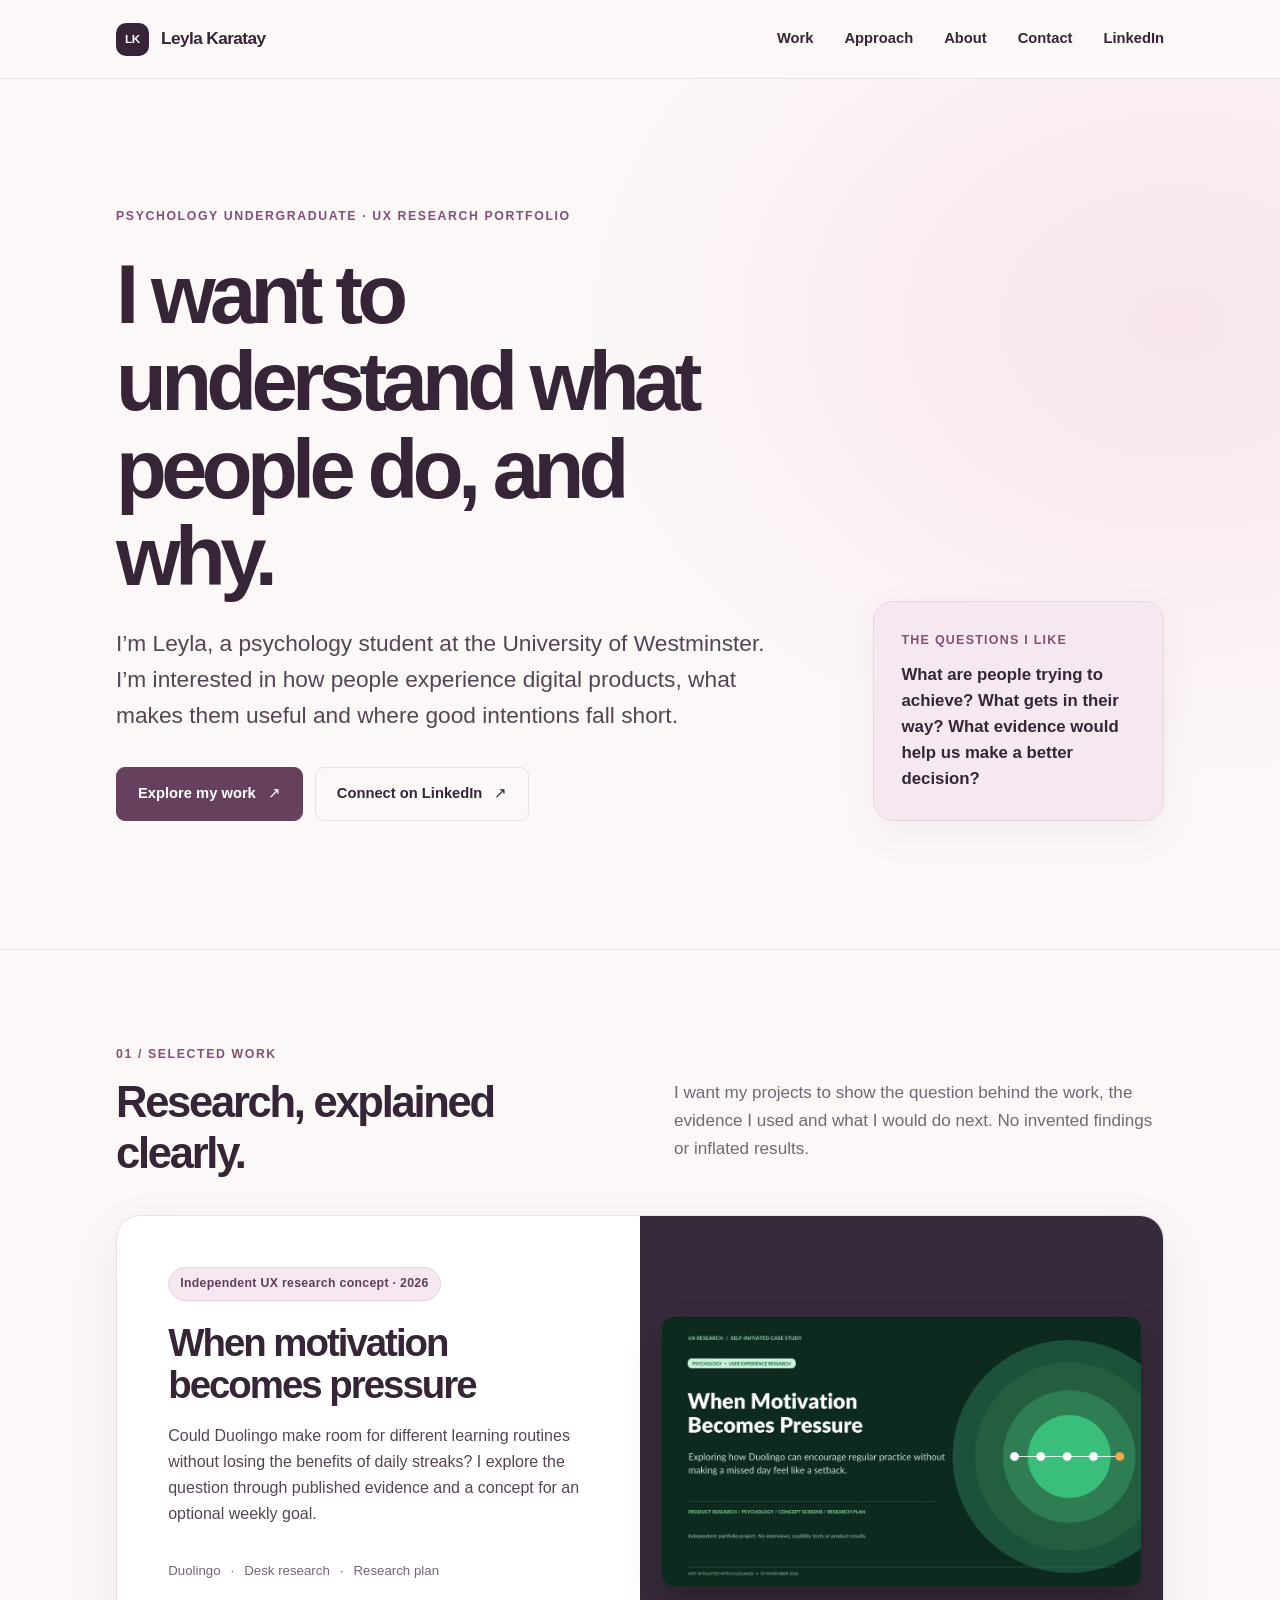
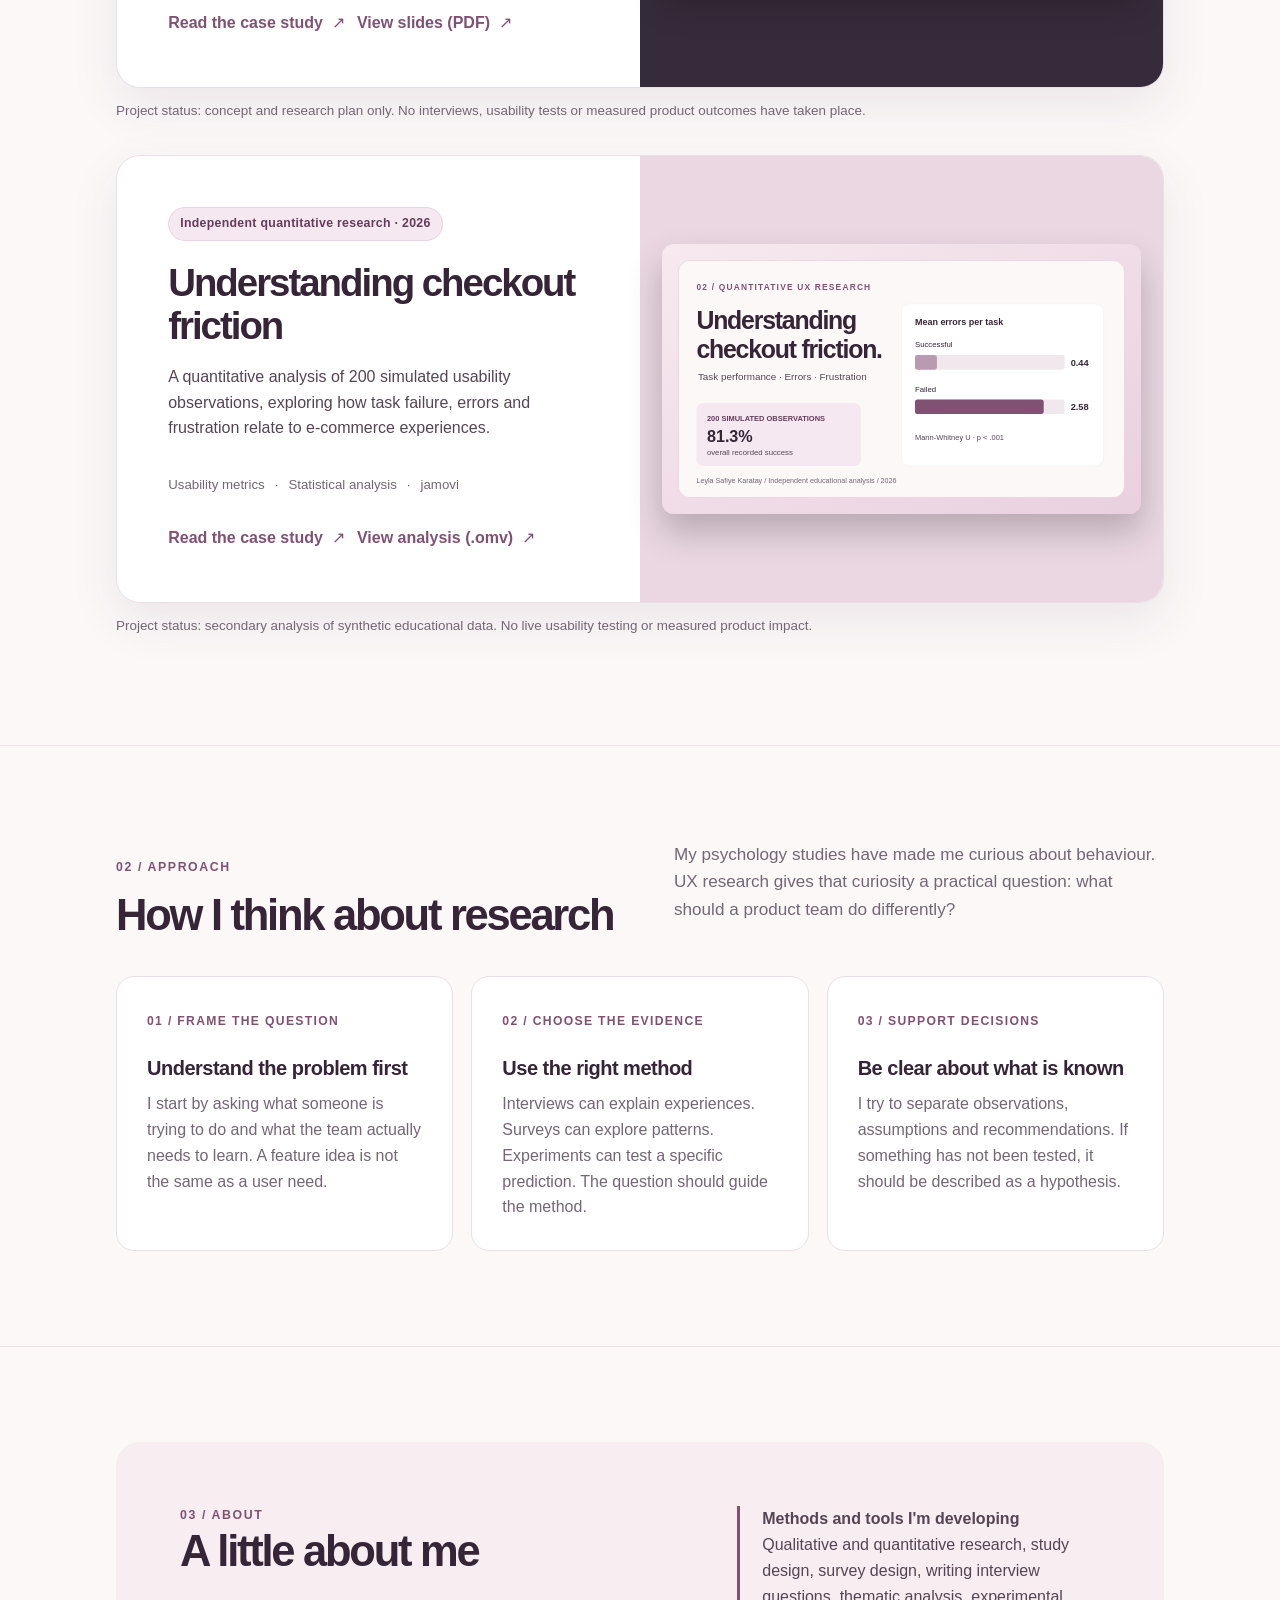
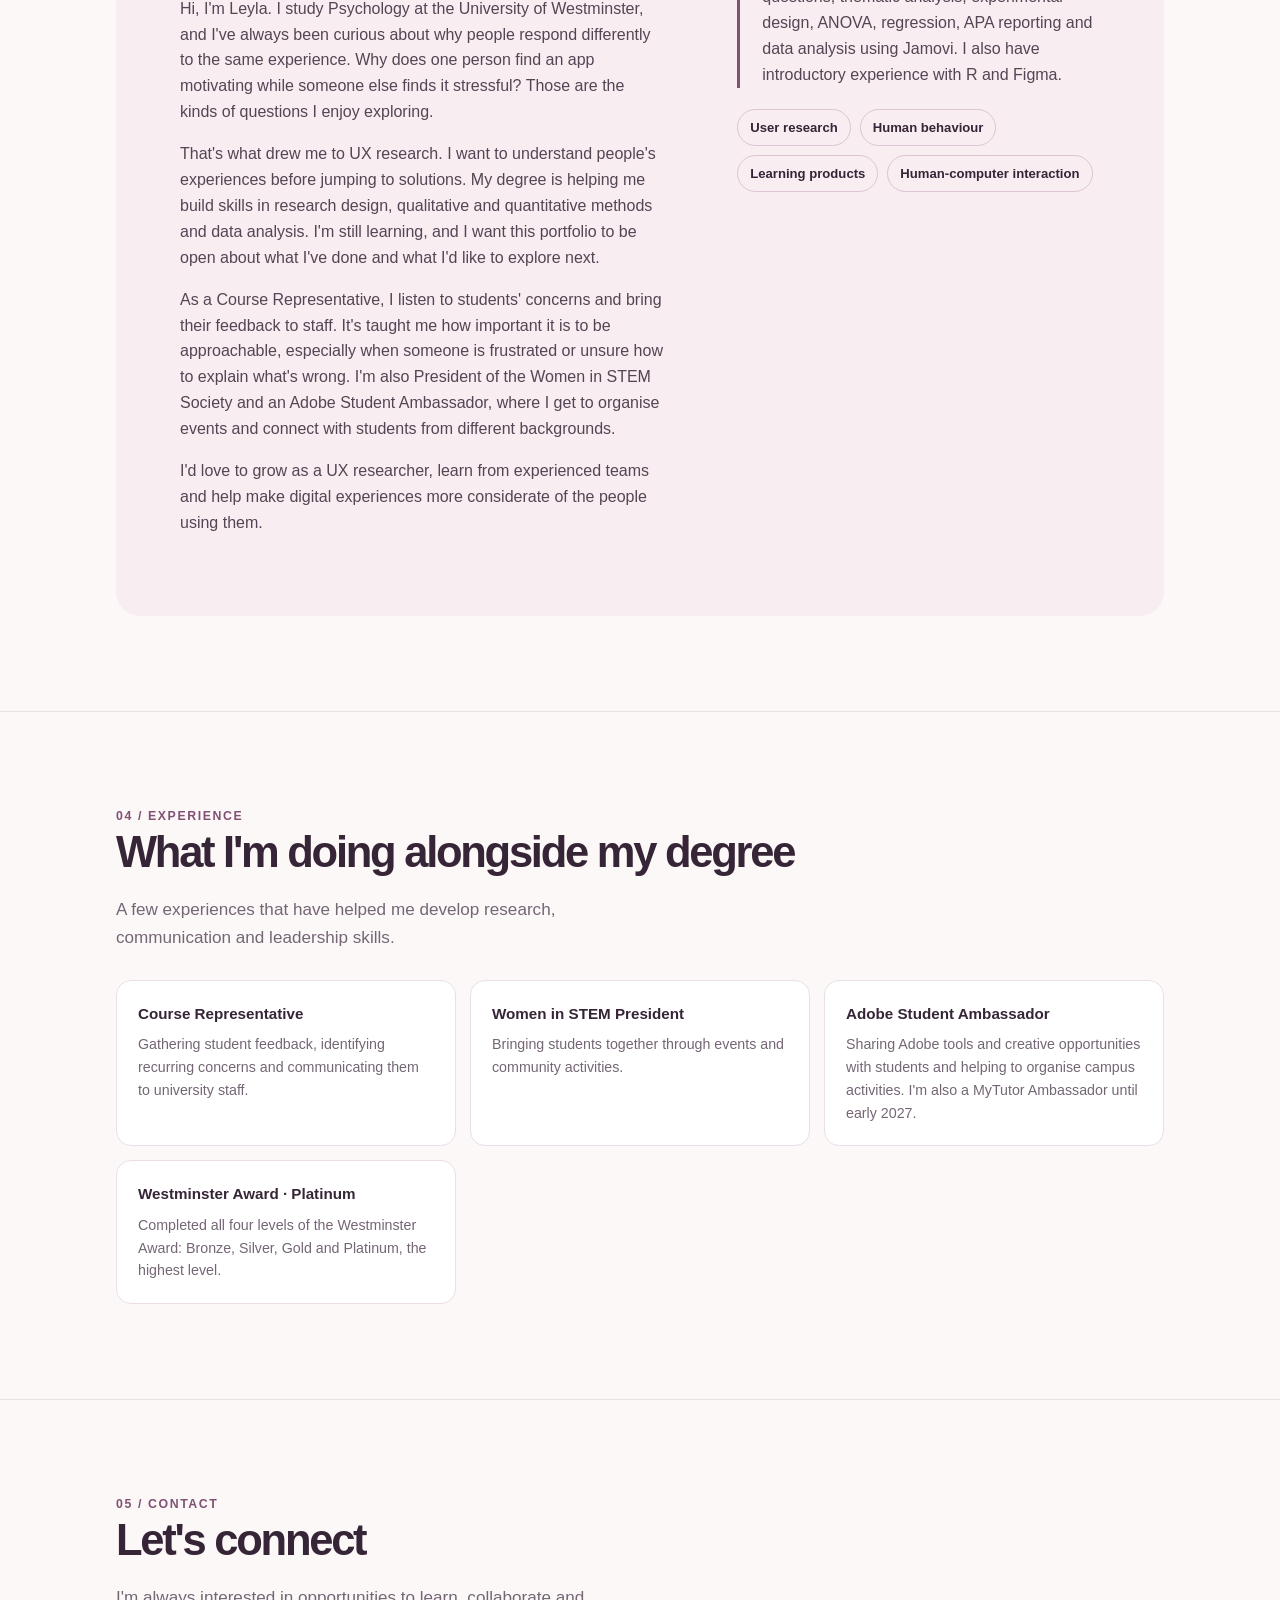
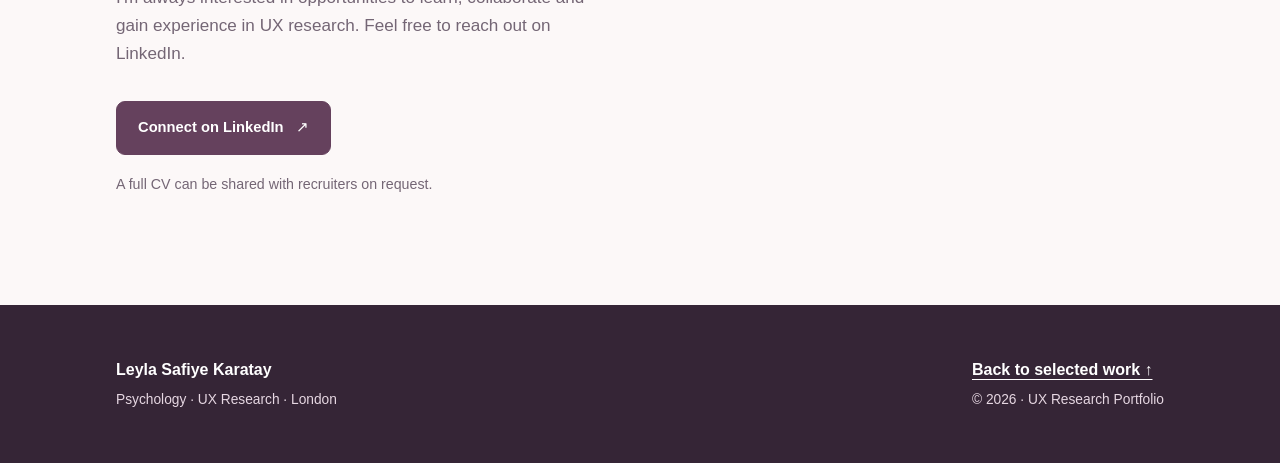
<file: index.html>
<!doctype html>
<html lang="en-GB">
<head>
  <meta charset="utf-8">
  <meta name="viewport" content="width=device-width, initial-scale=1">
  <meta name="theme-color" content="#fcf8f8">
  <meta name="description" content="Leyla Safiye Karatay is a psychology undergraduate exploring UX research, behavioural research and human-computer interaction. View selected research projects and case studies.">
  <title>Leyla Safiye Karatay | UX Research Portfolio</title>
  <link rel="stylesheet" href="styles.css">
  <link rel="icon" href="assets/favicon.svg" type="image/svg+xml">
</head>
<body>
  <a class="skip-link" href="#main">Skip to content</a>
  <header class="site-header">
    <div class="container header-inner">
      <a class="wordmark" href="index.html" aria-label="Leyla Safiye Karatay, homepage"><span class="mark" aria-hidden="true">LK</span>Leyla Karatay</a>
      <nav class="site-nav" aria-label="Main navigation">
        <a href="#work">Work</a><a href="#approach">Approach</a><a href="#about">About</a><a href="#contact">Contact</a><a href="https://www.linkedin.com/in/leyla-safiye-karatay-8b2a5b377/" target="_blank" rel="noopener noreferrer" aria-label="LinkedIn profile">LinkedIn</a>
      </nav>
    </div>
  </header>
  <main id="main">
    <section class="hero">
      <div class="container hero-layout">
        <div>
          <div class="eyebrow">Psychology undergraduate · UX research portfolio</div>
          <h1>I want to understand what people do, and why.</h1>
          <p class="lead">I’m Leyla, a psychology student at the University of Westminster. I’m interested in how people experience digital products, what makes them useful and where good intentions fall short.</p>
          <div class="button-row">
            <a class="btn btn-primary" href="#work">Explore my work <span aria-hidden="true">↗</span></a>
            <a class="btn btn-secondary" href="https://www.linkedin.com/in/leyla-safiye-karatay-8b2a5b377/" target="_blank" rel="noopener noreferrer">Connect on LinkedIn <span aria-hidden="true">↗</span></a>
          </div>
        </div>
        <aside class="hero-aside" aria-label="Research focus">
          <div class="aside-label">The questions I like</div>
          <p>What are people trying to achieve? What gets in their way? What evidence would help us make a better decision?</p>
        </aside>
      </div>
    </section>
    <section id="work" class="section" aria-labelledby="work-title">
      <div class="container">
        <div class="section-head">
          <div><div class="section-number">01 / Selected work</div><h2 id="work-title">Research, explained clearly.</h2></div>
          <p class="section-intro">I want my projects to show the question behind the work, the evidence I used and what I would do next. No invented findings or inflated results.</p>
        </div>
        <article class="project-card">
          <div class="project-info">
            <div class="chip">Independent UX research concept · 2026</div>
            <h3>When motivation becomes pressure</h3>
            <p>Could Duolingo make room for different learning routines without losing the benefits of daily streaks? I explore the question through published evidence and a concept for an optional weekly goal.</p>
            <div class="project-meta"><span>Duolingo</span><span>Desk research</span><span>Research plan</span></div>
            <div class="link-row">
              <a class="link-arrow" href="projects/duolingo/index.html">Read the case study <span aria-hidden="true">↗</span></a>
              <a class="link-arrow" href="assets/duolingo-portfolio.pdf" target="_blank" rel="noopener noreferrer">View slides (PDF) <span aria-hidden="true">↗</span></a>
            </div>
          </div>
          <div class="project-visual">
            <img src="assets/duolingo-cover.webp" width="1600" height="900" alt="Cover of the Duolingo research case study titled When Motivation Becomes Pressure" loading="lazy">
          </div>
        </article>
        <p class="smallprint">Project status: concept and research plan only. No interviews, usability tests or measured product outcomes have taken place.</p>
        <article class="project-card" style="margin-top:34px"><div class="project-info"><div class="chip">Independent quantitative research · 2026</div><h3>Understanding checkout friction</h3><p>A quantitative analysis of 200 simulated usability observations, exploring how task failure, errors and frustration relate to e-commerce experiences.</p><div class="project-meta"><span>Usability metrics</span><span>Statistical analysis</span><span>jamovi</span></div><div class="link-row"><a class="link-arrow" href="projects/checkout/index.html">Read the case study <span aria-hidden="true">↗</span></a><a class="link-arrow" href="projects/checkout/checkout-analysis.omv" download>View analysis (.omv) <span aria-hidden="true">↗</span></a></div></div><div class="project-visual" style="background:#ead7e2"><img src="assets/checkout-cover.svg" width="1600" height="900" alt="Understanding checkout friction: quantitative UX research on 200 simulated task observations" loading="lazy"></div></article><p class="smallprint">Project status: secondary analysis of synthetic educational data. No live usability testing or measured product impact.</p>
      </div>
    </section>
    <section id="approach" class="section" aria-labelledby="approach-title">
      <div class="container">
        <div class="section-head">
          <div><div class="section-number">02 / Approach</div><h2 id="approach-title">How I think about research</h2></div>
          <p class="section-intro">My psychology studies have made me curious about behaviour. UX research gives that curiosity a practical question: what should a product team do differently?</p>
        </div>
        <div class="three-col">
          <div class="principle"><span class="num">01 / FRAME THE QUESTION</span><h3>Understand the problem first</h3><p>I start by asking what someone is trying to do and what the team actually needs to learn. A feature idea is not the same as a user need.</p></div>
          <div class="principle"><span class="num">02 / CHOOSE THE EVIDENCE</span><h3>Use the right method</h3><p>Interviews can explain experiences. Surveys can explore patterns. Experiments can test a specific prediction. The question should guide the method.</p></div>
          <div class="principle"><span class="num">03 / SUPPORT DECISIONS</span><h3>Be clear about what is known</h3><p>I try to separate observations, assumptions and recommendations. If something has not been tested, it should be described as a hypothesis.</p></div>
        </div>
      </div>
    </section>
    <section id="about" class="section" aria-labelledby="about-title">
      <div class="container">
        <div class="soft-panel">
          <div>
            <div class="section-number">03 / About</div>
            <h2 id="about-title">A little about me</h2>
            <p>Hi, I'm Leyla. I study Psychology at the University of Westminster, and I've always been curious about why people respond differently to the same experience. Why does one person find an app motivating while someone else finds it stressful? Those are the kinds of questions I enjoy exploring.</p>
            <p>That's what drew me to UX research. I want to understand people's experiences before jumping to solutions. My degree is helping me build skills in research design, qualitative and quantitative methods and data analysis. I'm still learning, and I want this portfolio to be open about what I've done and what I'd like to explore next.</p>
            <p>As a Course Representative, I listen to students' concerns and bring their feedback to staff. It's taught me how important it is to be approachable, especially when someone is frustrated or unsure how to explain what's wrong. I'm also President of the Women in STEM Society and an Adobe Student Ambassador, where I get to organise events and connect with students from different backgrounds.</p>
            <p>I'd love to grow as a UX researcher, learn from experienced teams and help make digital experiences more considerate of the people using them.</p>
          </div>
          <div>
            <div class="note"><strong>Methods and tools I'm developing</strong><p>Qualitative and quantitative research, study design, survey design, writing interview questions, thematic analysis, experimental design, ANOVA, regression, APA reporting and data analysis using Jamovi. I also have introductory experience with R and Figma.</p></div>
            <div class="pill-wrap" aria-label="Research interests">
              <span class="pill">User research</span><span class="pill">Human behaviour</span><span class="pill">Learning products</span><span class="pill">Human-computer interaction</span>
            </div>
          </div>
        </div>
      </div>
    </section>
    <section class="section" id="experience" aria-labelledby="experience-title">
      <div class="container">
        <div class="section-number">04 / Experience</div>
        <h2 id="experience-title">What I'm doing alongside my degree</h2>
        <p class="section-intro">A few experiences that have helped me develop research, communication and leadership skills.</p>
        <div class="experience-list">
          <div class="experience-item"><strong>Course Representative</strong><p>Gathering student feedback, identifying recurring concerns and communicating them to university staff.</p></div>
          <div class="experience-item"><strong>Women in STEM President</strong><p>Bringing students together through events and community activities.</p></div>
          <div class="experience-item"><strong>Adobe Student Ambassador</strong><p>Sharing Adobe tools and creative opportunities with students and helping to organise campus activities. I'm also a MyTutor Ambassador until early 2027.</p></div>
          <div class="experience-item"><strong>Westminster Award · Platinum</strong><p>Completed all four levels of the Westminster Award: Bronze, Silver, Gold and Platinum, the highest level.</p></div>
        </div>
      </div>
    </section>
    <section id="contact" class="section" aria-labelledby="contact-title">
      <div class="container">
        <div class="section-number">05 / Contact</div>
        <h2 id="contact-title">Let's connect</h2>
        <p class="section-intro">I'm always interested in opportunities to learn, collaborate and gain experience in UX research. Feel free to reach out on LinkedIn.</p>
        <div class="button-row"><a class="btn btn-primary" href="https://www.linkedin.com/in/leyla-safiye-karatay-8b2a5b377/" target="_blank" rel="noopener noreferrer">Connect on LinkedIn <span aria-hidden="true">↗</span></a></div><p class="contact-note">A full CV can be shared with recruiters on request.</p>
      </div>
    </section>
  </main>
  <footer class="site-footer"><div class="container footer-inner"><div><strong>Leyla Safiye Karatay</strong><p>Psychology · UX Research · London</p></div><div><a href="#work">Back to selected work ↑</a><p>© 2026 · UX Research Portfolio</p></div></div></footer>
</body>
</html>
</file>
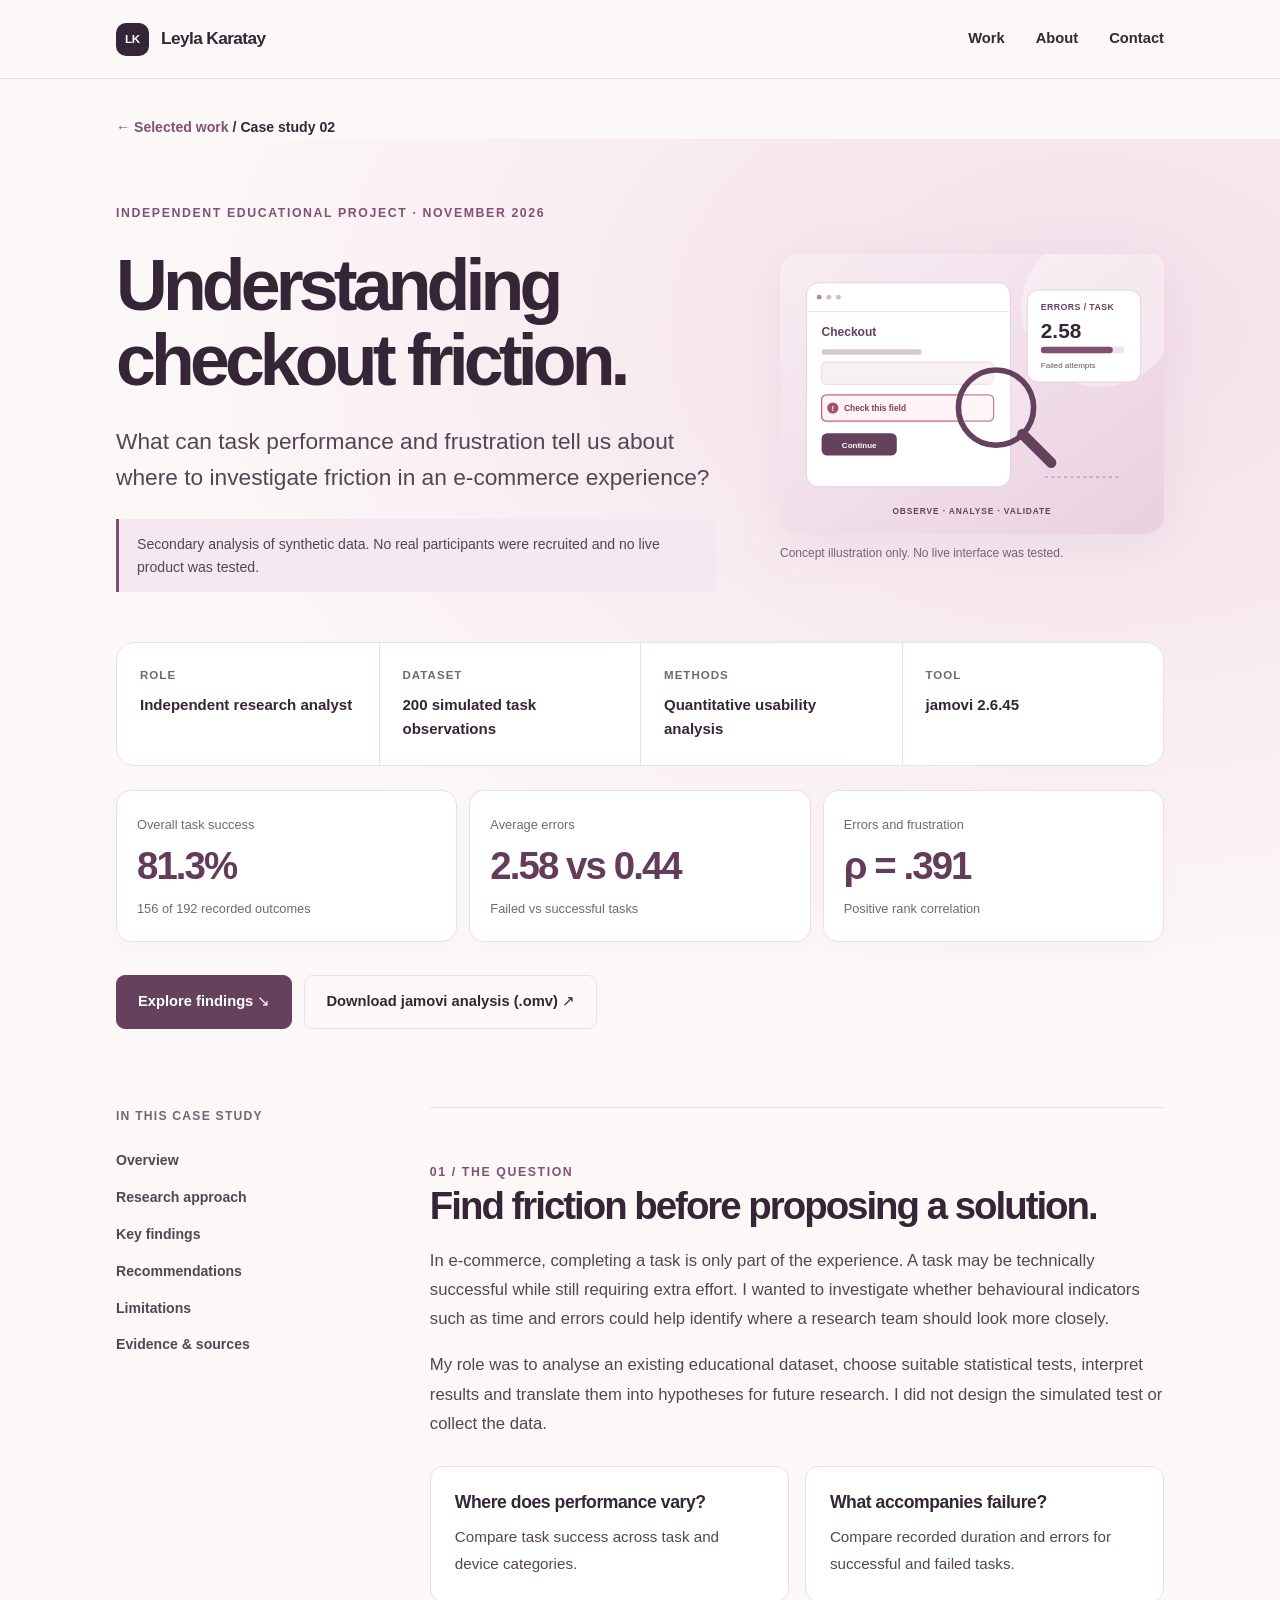
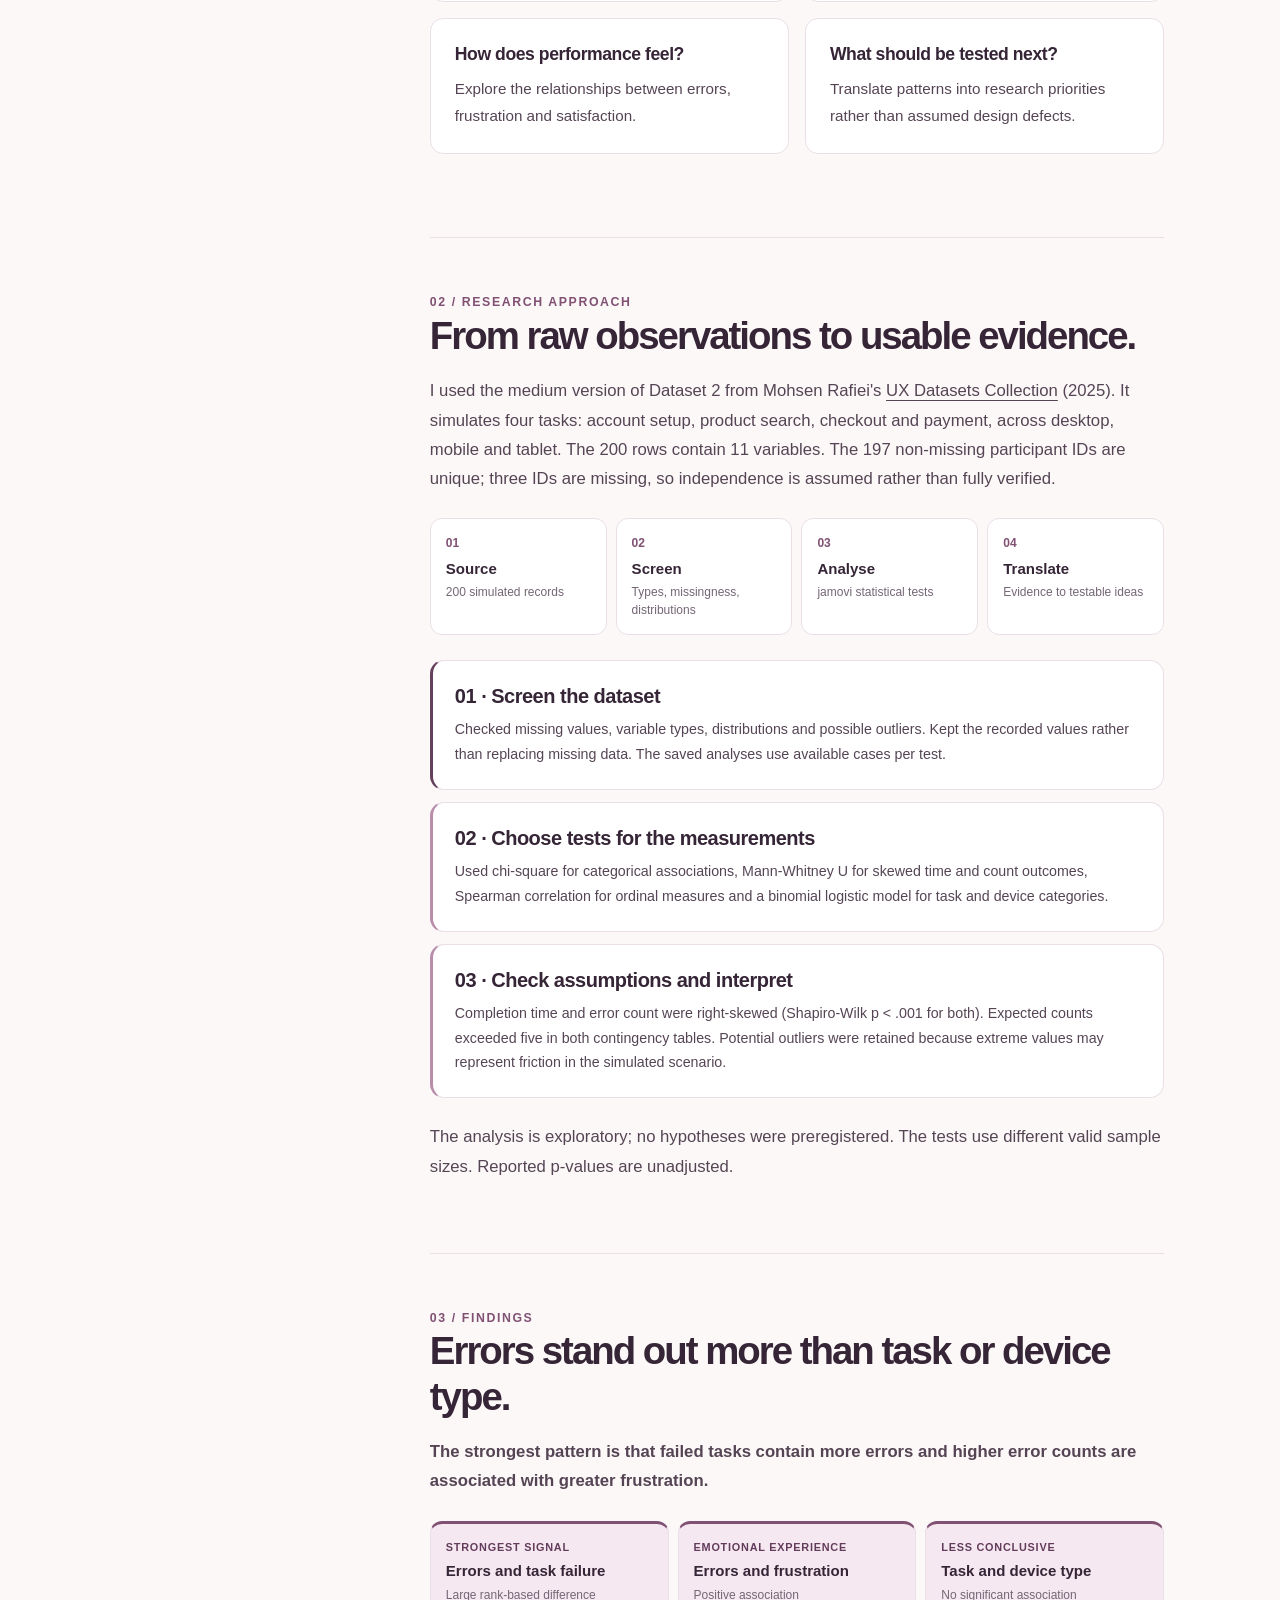
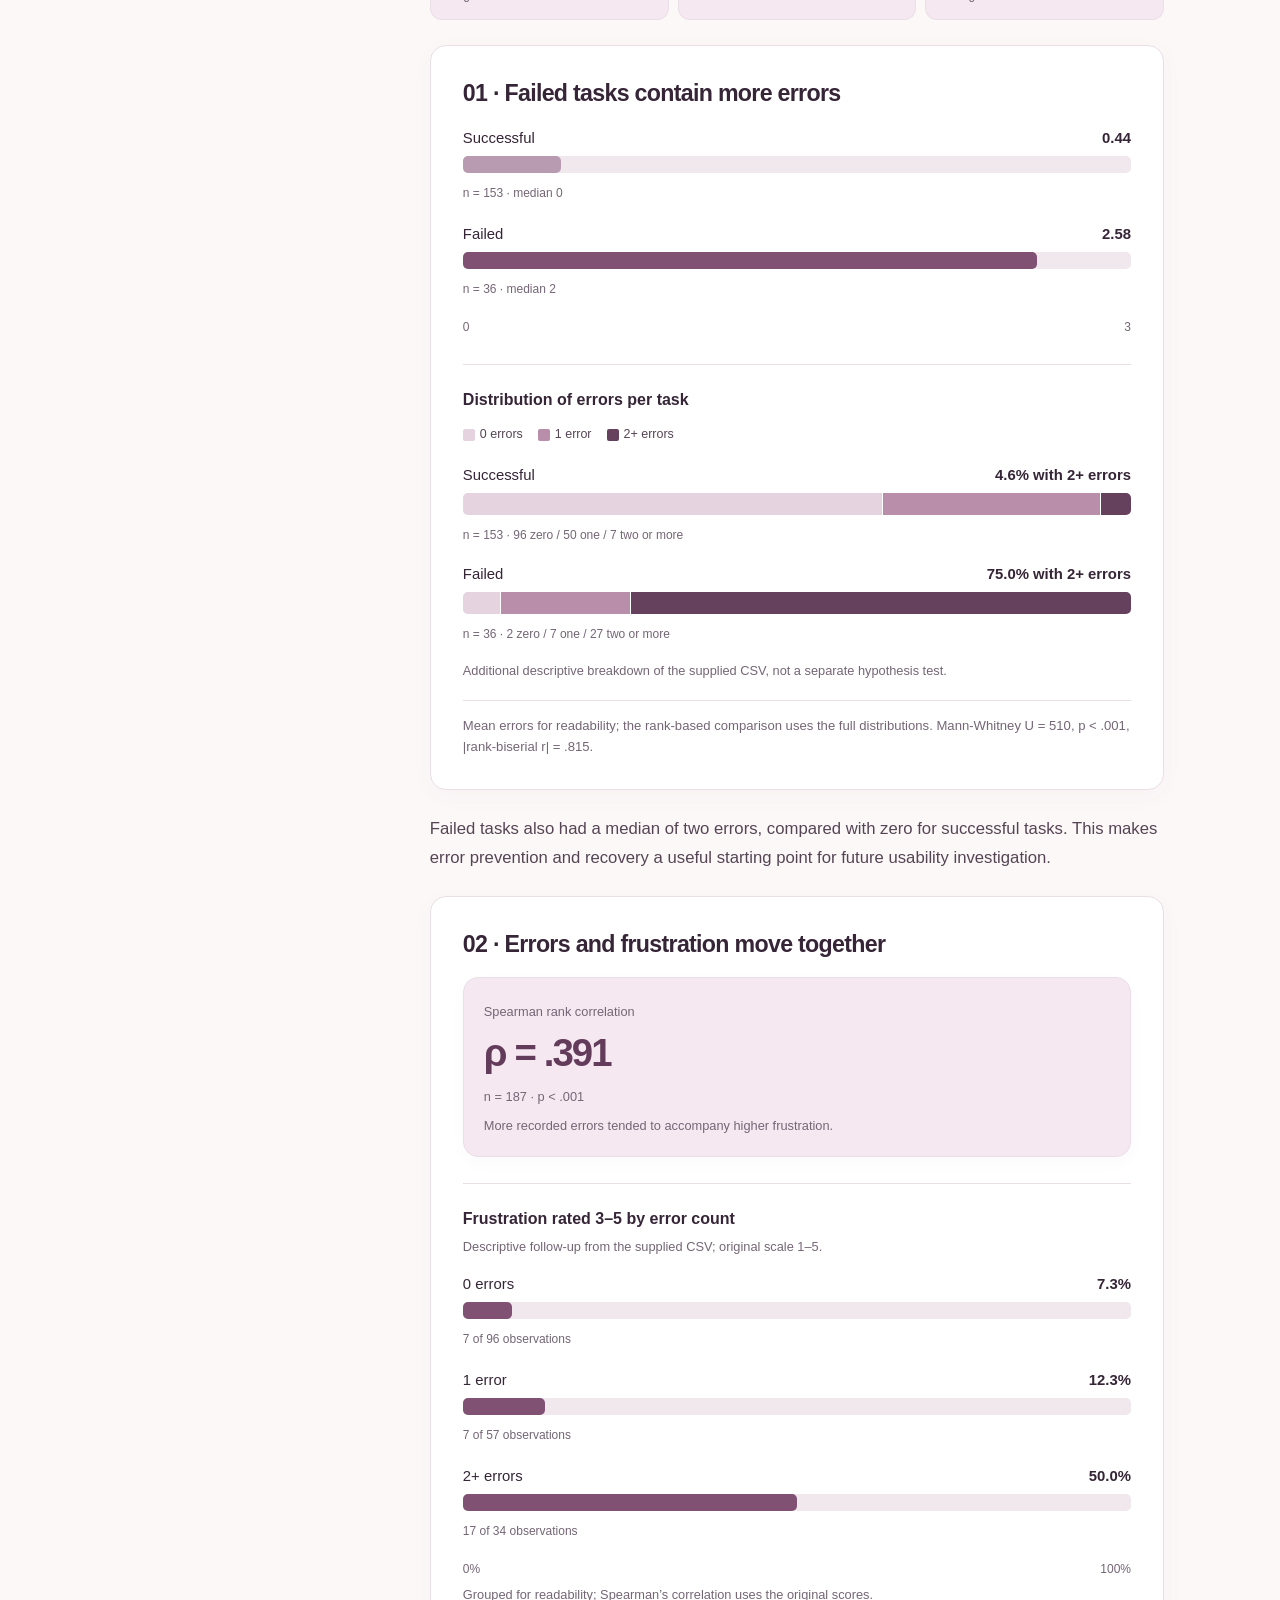
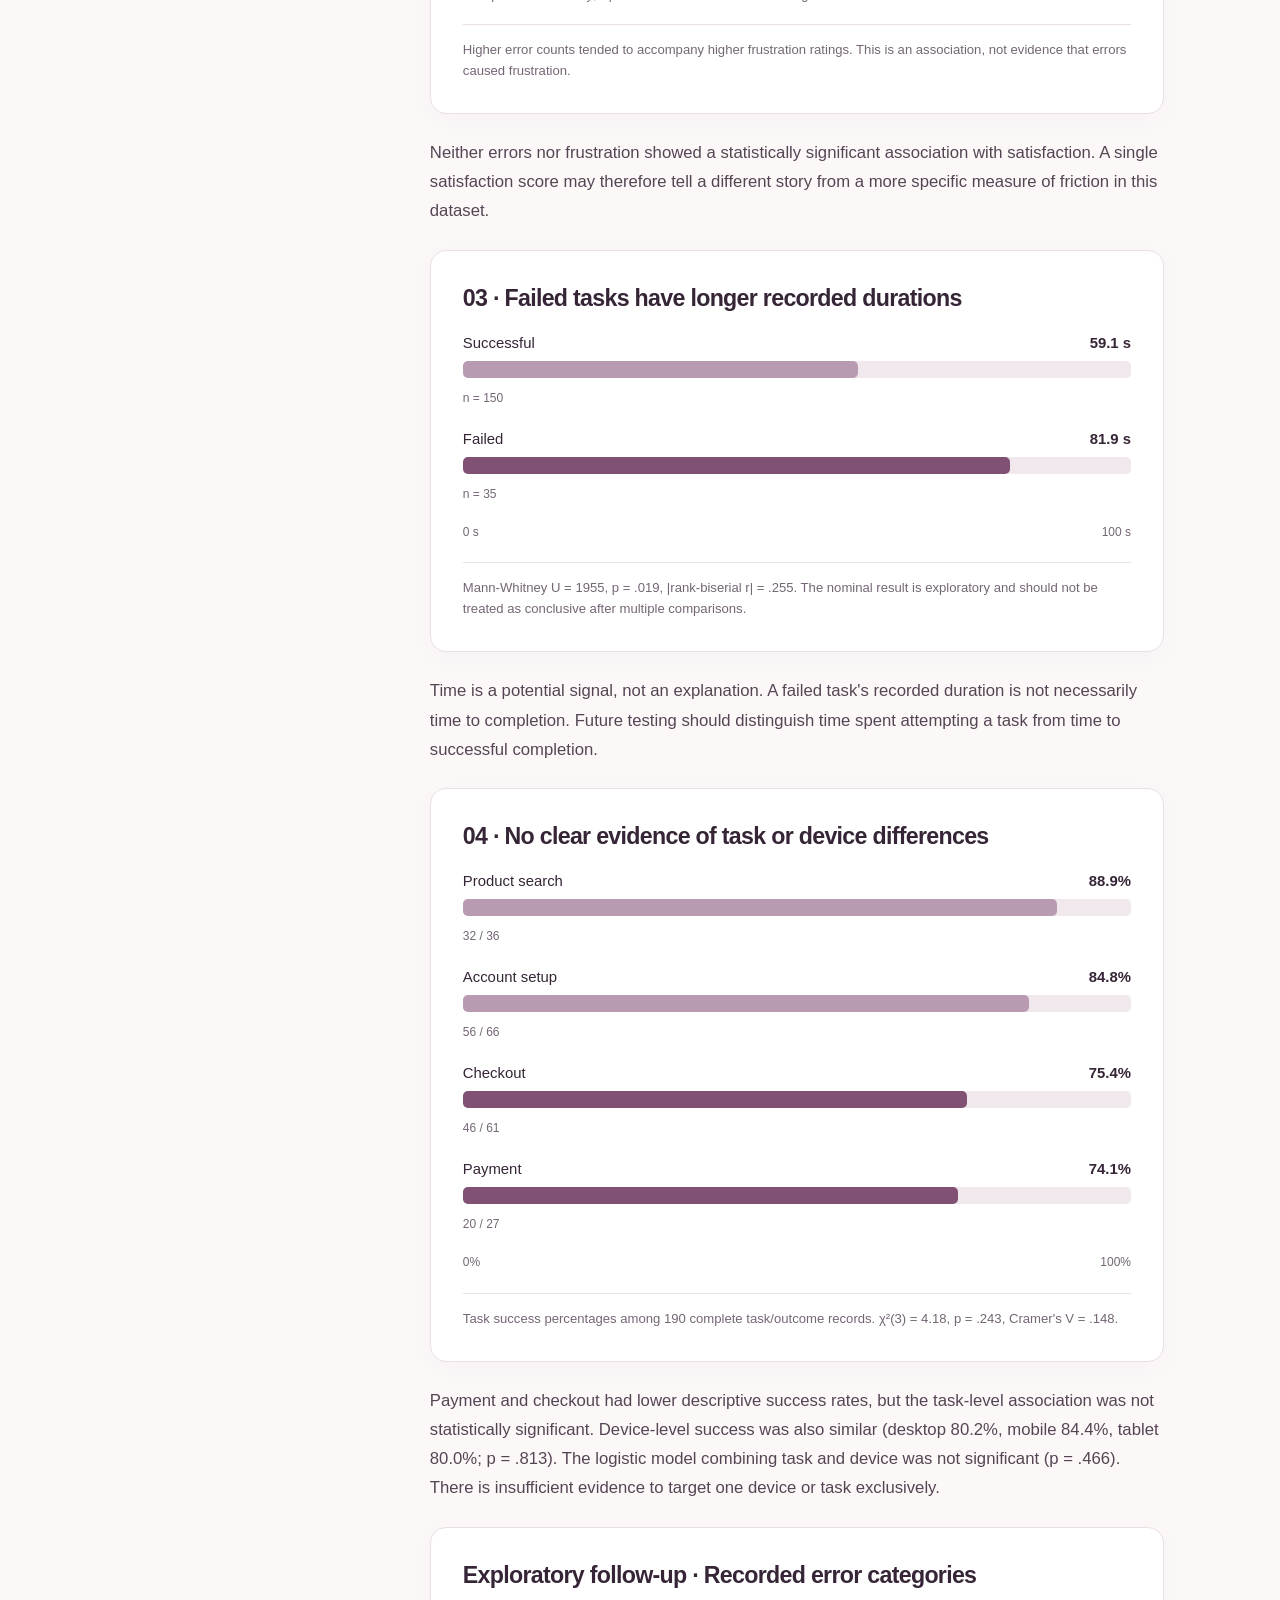
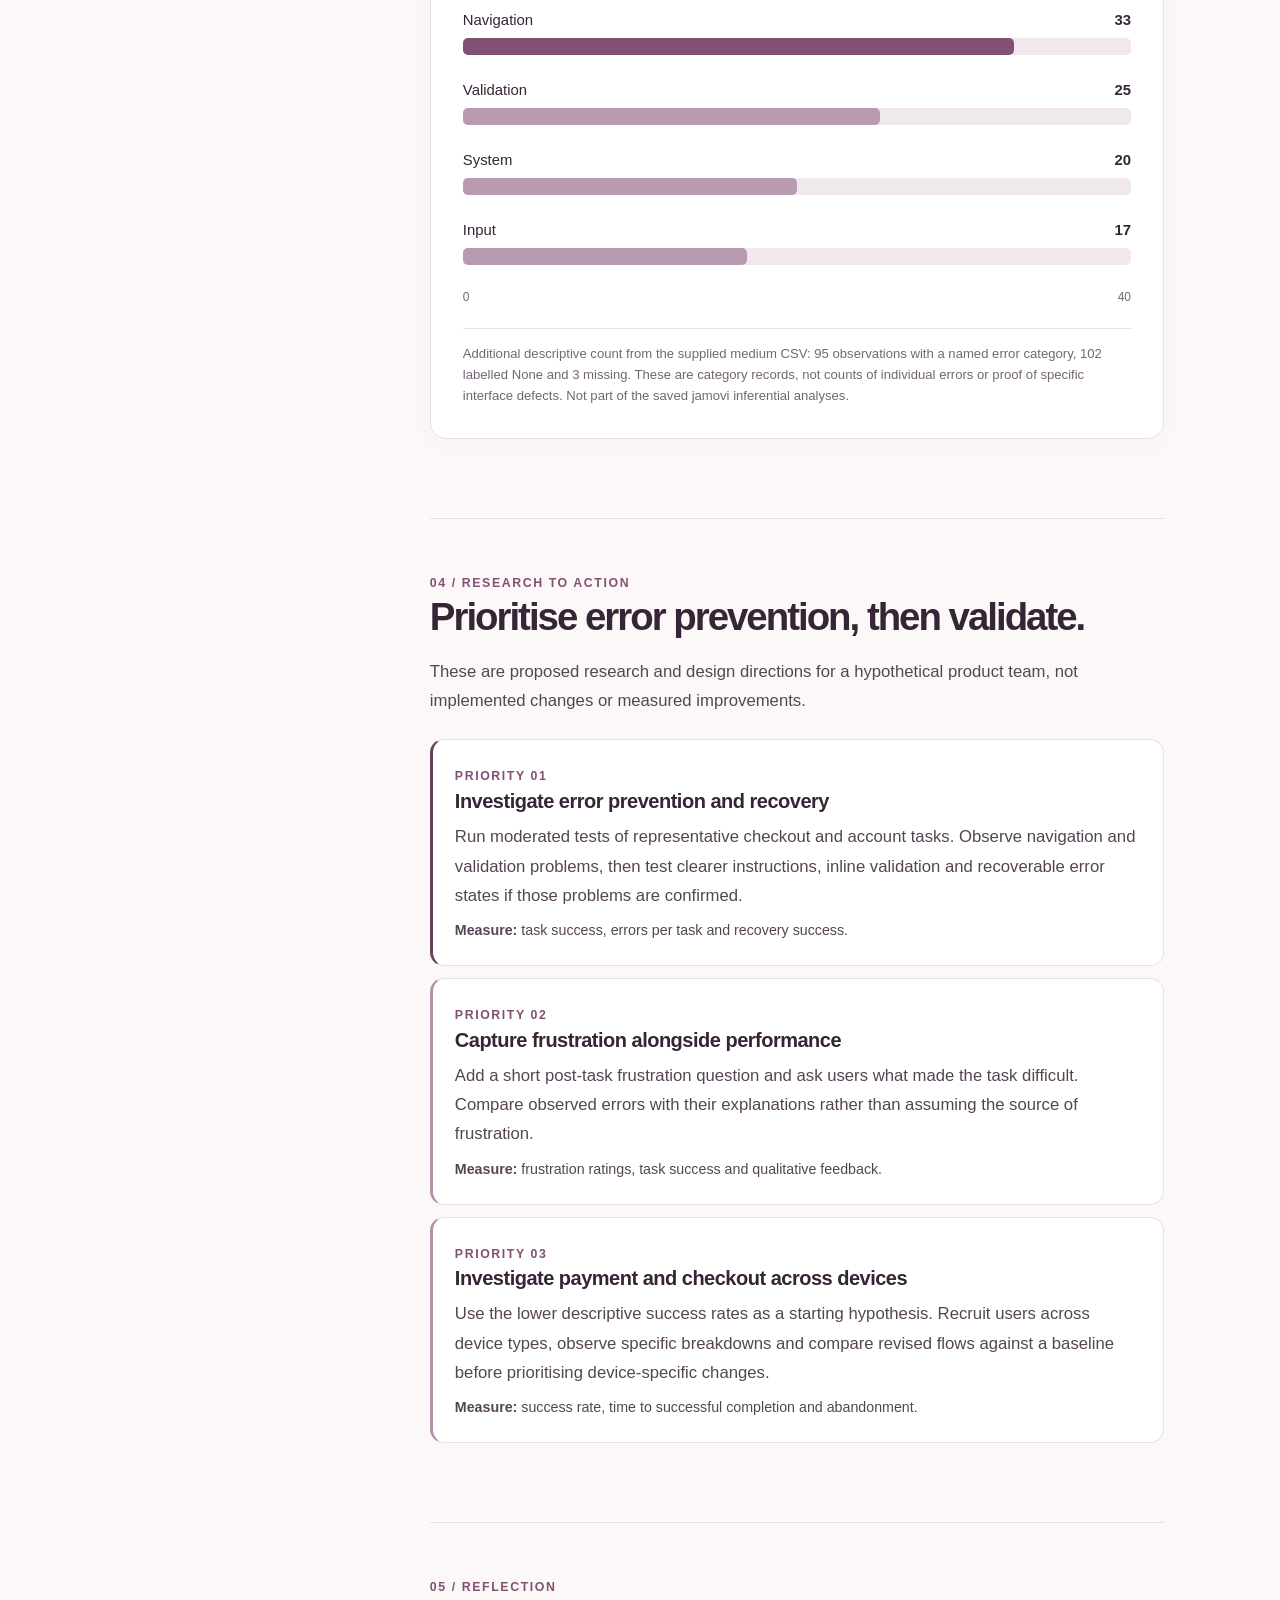
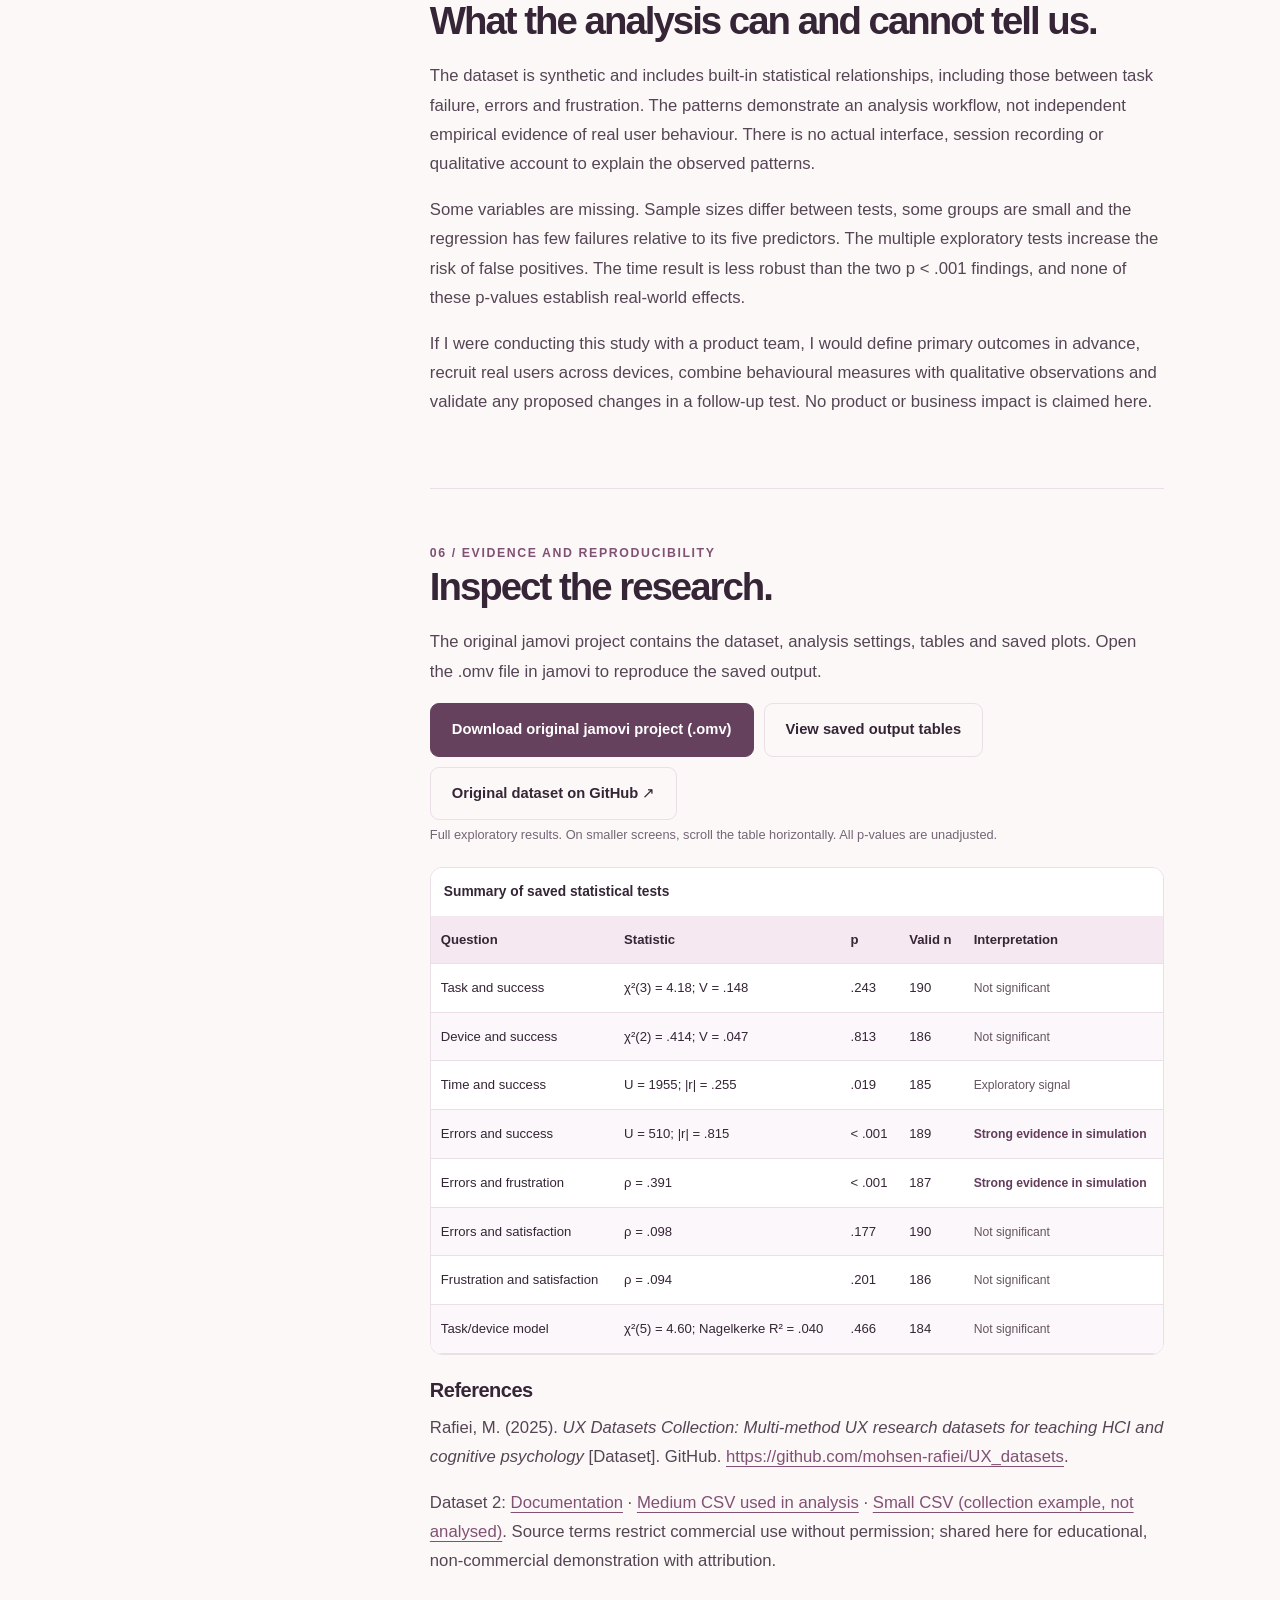
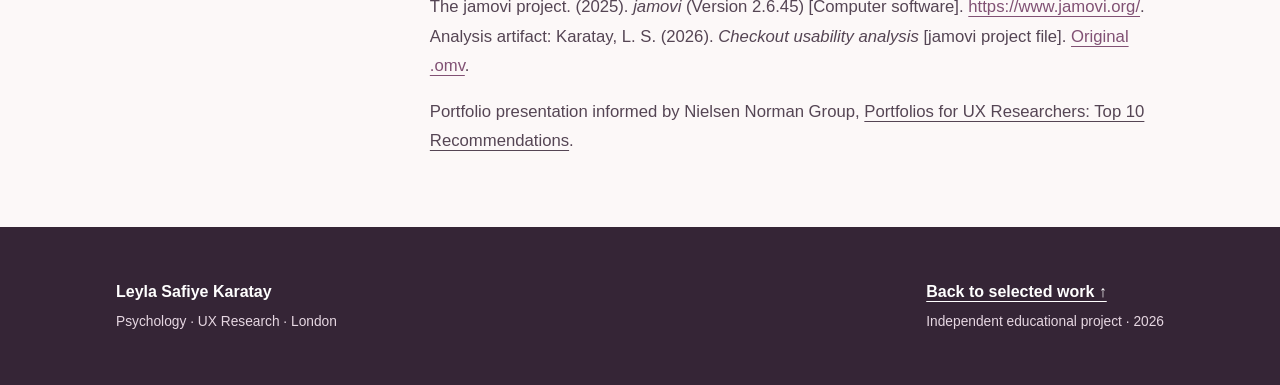
<file: projects/checkout/index.html>
<!DOCTYPE html>
<html lang="en-GB"><head><meta charset="utf-8"/><meta content="width=device-width, initial-scale=1" name="viewport"/><meta content="An independent quantitative UX research case study exploring simulated e-commerce task performance, errors and frustration using jamovi." name="description"/><title>Understanding checkout friction | Leyla Safiye Karatay</title><link href="../../assets/favicon.svg" rel="icon"/><link href="../../styles.css" rel="stylesheet"/><style>
.ux-hero{background:radial-gradient(ellipse at 85% 20%,#f4dfe9,transparent 62%)}.ux-hero .lead{max-width:860px}.ux-cover{margin:32px 0 0;border:1px solid var(--line);border-radius:20px;overflow:hidden}.ux-cover img{width:100%}.ux-kpis{display:grid;grid-template-columns:repeat(3,minmax(0,1fr));gap:14px;margin:24px 0}.ux-kpi{background:white;border:1px solid var(--line);border-radius:15px;padding:20px}.ux-kpi strong{display:block;font-size:clamp(1.65rem,3vw,2.5rem);letter-spacing:-.05em;color:#633c5c;line-height:1.1;margin:8px 0}.ux-kpi span,.ux-kpi small{font-size:.8rem;color:var(--muted)}.ux-figure{border:1px solid var(--line);border-radius:16px;background:#fff;padding:clamp(20px,3vw,32px);margin:24px 0}.ux-figure h3{margin-bottom:18px}.ux-bars{display:grid;gap:17px}.ux-bar-label{display:flex;justify-content:space-between;gap:8px;font-size:.93rem}.ux-track{height:17px;background:#f0e8ed;border-radius:5px;margin:6px 0}.ux-fill{height:100%;background:#815174;border-radius:5px}.ux-fill.light{background:#b99bb1}.ux-bar-row small{font-size:.75rem;color:#746675}.ux-axis{display:flex;justify-content:space-between;color:#746675;font-size:.75rem}.ux-figure figcaption{margin-top:20px}.ux-stat{font-size:.85rem;color:#633c5c;font-weight:680}.ux-reco{display:grid;gap:12px;margin:24px 0}.ux-reco article{border:1px solid var(--line);border-radius:14px;padding:22px;background:#fff}.ux-reco h3{margin-bottom:8px}.ux-reco p{margin-bottom:8px}.ux-reco p:last-child{margin:0;font-size:.89rem}.ux-table{overflow-x:auto;margin:22px 0}.ux-table table{width:100%;border-collapse:collapse;background:white;font-size:.86rem}.ux-table th,.ux-table td{padding:12px;text-align:left;border-bottom:1px solid var(--line);vertical-align:top}.ux-table th{background:var(--green-pale)}.ux-artifacts{display:flex;flex-wrap:wrap;gap:10px}.ux-artifacts .btn{margin:0}.ux-insight{font-size:1.2rem;font-weight:650;color:#633c5c}.ux-disclosure{font-size:.88rem;color:#554554;background:#f6e8f0;border-left:3px solid #815174;padding:14px 18px;margin:20px 0}.ux-contents{display:none}@media(max-width:870px){.ux-contents{display:block}.ux-kpis{grid-template-columns:1fr}.ux-cover{margin-top:20px}.ux-artifacts{display:grid}.ux-figure{margin-inline:0}}

.ux-hero-layout{display:grid;grid-template-columns:minmax(0,1.25fr) minmax(0,.8fr);gap:clamp(24px,5vw,70px);align-items:center}.ux-hero-copy h1{font-size:clamp(3rem,5.6vw,5.2rem)}.ux-hero-art{margin:0;min-width:0}.ux-hero-art svg{width:100%;display:block;filter:drop-shadow(0 12px 25px #633c5c12)}.ux-hero-art figcaption{font-size:.75rem;margin-top:10px}.ux-kpis{gap:12px}.ux-kpi{box-shadow:0 6px 18px #633c5c06}.ux-kpi strong{font-variant-numeric:tabular-nums}.ux-kpi-explain{display:block;margin-top:7px}.ux-figure{box-shadow:0 6px 24px #633c5c08}.ux-figure h3{font-size:clamp(1.15rem,2vw,1.45rem);letter-spacing:-.03em}.ux-figure figcaption{padding-top:14px;border-top:1px solid #eadfe7;font-size:.82rem;line-height:1.6}.ux-subchart{margin-top:26px;padding-top:22px;border-top:1px solid #eadfe7}.ux-subchart h4{margin:0 0 5px;font-size:1rem}.story-content .ux-chart-note{color:#746675;font-size:.8rem;line-height:1.5;margin:5px 0 16px}.ux-legend{display:flex;flex-wrap:wrap;gap:8px 15px;font-size:.78rem;color:#554554;margin:12px 0 18px}.ux-legend span{display:flex;align-items:center;gap:5px}.ux-legend i{width:12px;height:12px;border-radius:2px;display:inline-block}.ux-stack{display:flex;height:22px;border-radius:5px;overflow:hidden;background:#f4edf1;margin:6px 0}.ux-stack span+span{border-left:1px solid white}.ux-dist{margin:0 0 15px}.ux-dist small{color:#746675;font-size:.75rem}.ux-bar-label strong{font-variant-numeric:tabular-nums}.ux-journey,.ux-takeaways{display:grid;grid-template-columns:repeat(4,minmax(0,1fr));gap:9px;margin:25px 0}.ux-journey>div,.ux-takeaways>div{border:1px solid #eadfe7;background:white;border-radius:12px;padding:15px;display:flex;flex-direction:column;gap:5px}.ux-journey span{font-size:.75rem;font-weight:750;color:#815174}.ux-journey strong,.ux-takeaways strong{font-size:.94rem;line-height:1.35}.ux-journey small,.ux-takeaways small{font-size:.75rem;color:#746675;line-height:1.45}.ux-takeaways{grid-template-columns:repeat(3,minmax(0,1fr))}.ux-takeaways>div{background:#f6e8f0;border-top:3px solid #815174}.ux-takeaways span{font-size:.68rem;font-weight:750;text-transform:uppercase;letter-spacing:.07em;color:#633c5c}.ux-table{border:1px solid #eadfe7;border-radius:12px}.ux-table table{min-width:650px;font-variant-numeric:tabular-nums}.ux-table caption{padding:13px!important;background:white}.ux-table tbody tr:nth-child(even){background:#fbf7fa}.ux-table th,.ux-table td{padding:13px 10px;font-size:.82rem}.ux-table td:nth-child(3),.ux-table td:nth-child(4){white-space:nowrap}.ux-result{font-size:.76rem;color:#655460}.ux-result-strong{font-weight:720;color:#633c5c}.ux-mobile-nav{display:none}.ux-reco article{border-left:3px solid #b88eaa}.ux-reco article:first-child{border-left-color:#65415d}.ux-disclosure{border-radius:0 8px 8px 0}.ux-hero .case-summary{margin-top:30px}
@media(max-width:870px){.ux-hero-layout{grid-template-columns:1fr}.ux-hero-art{max-width:480px}.ux-kpis{grid-template-columns:repeat(3,minmax(0,1fr))}.ux-kpi{padding:14px}.ux-kpi strong{font-size:1.65rem}.ux-mobile-nav{display:block;margin:0 0 30px;padding:16px;background:#f6e8f0;border:1px solid #eadfe7;border-radius:12px}.ux-mobile-nav strong{font-size:.82rem}.ux-mobile-nav div{display:flex;flex-wrap:wrap;gap:8px 15px;margin-top:8px}.ux-mobile-nav a{font-size:.83rem;font-weight:650;color:#633c5c}.ux-journey{grid-template-columns:repeat(2,minmax(0,1fr))}}
@media(max-width:560px){.ux-kpis,.ux-takeaways{grid-template-columns:1fr}.ux-hero-copy h1{font-size:clamp(2.6rem,10.5vw,3.5rem)}.ux-bar-label{font-size:.83rem}.ux-kpi strong{font-size:2rem}.ux-table td,.ux-table th{padding:10px}.ux-hero-art{max-width:100%}.ux-figure{padding:17px}.ux-dist small{font-size:.72rem}}
.story-content{min-width:0}.ux-table{max-width:100%}@media(max-width:870px){.story-body{grid-template-columns:minmax(0,1fr)}}
</style></head><body><a class="skip-link" href="#main">Skip to content</a><header class="site-header"><div class="container header-inner"><a class="wordmark" href="../../index.html"><span aria-hidden="true" class="mark">LK</span>Leyla Karatay</a><nav aria-label="Main navigation" class="site-nav"><a href="../../index.html#work">Work</a><a href="../../index.html#about">About</a><a href="../../index.html#contact">Contact</a></nav></div></header><main id="main"><div class="container"><p class="breadcrumb"><a href="../../index.html#work">← Selected work</a> / Case study 02</p></div><section class="case-hero ux-hero"><div class="container"><div class="ux-hero-layout"><div class="ux-hero-copy"><div class="eyebrow">Independent educational project · November 2026</div><h1>Understanding checkout friction.</h1><p class="lead">What can task performance and frustration tell us about where to investigate friction in an e-commerce experience?</p><p class="ux-disclosure">Secondary analysis of synthetic data. No real participants were recruited and no live product was tested.</p></div><figure class="ux-hero-art"><svg aria-labelledby="art-title art-desc" role="img" viewbox="0 0 480 350" xmlns="http://www.w3.org/2000/svg"><title id="art-title">From checkout friction to research evidence</title><desc id="art-desc">An illustrative checkout interface with an error message and a magnifying lens leading to behavioural evidence. This is not a tested product.</desc><defs><lineargradient id="art-bg" x2="1" y2="1"><stop stop-color="#f8edf3"></stop><stop offset="1" stop-color="#ead0df"></stop></lineargradient></defs><rect fill="url(#art-bg)" height="350" rx="24" width="480"></rect><circle cx="400" cy="68" fill="#ffffff" opacity=".35" r="98"></circle><rect fill="#fff" height="255" rx="15" stroke="#dfcad8" width="255" x="33" y="36"></rect><path d="M33 72h255" stroke="#eadbe4"></path><circle cx="49" cy="54" fill="#b788a3" r="3"></circle><circle cx="61" cy="54" fill="#d6b7ca" r="3"></circle><circle cx="73" cy="54" fill="#d6b7ca" r="3"></circle><text fill="#65415d" font-size="15" font-weight="700" x="52" y="102">Checkout</text><rect fill="#d8c8d3" height="7" rx="3" width="125" x="52" y="119"></rect><rect fill="#f7f0f4" height="28" rx="6" stroke="#e2d3dd" width="215" x="52" y="135"></rect><rect fill="#fff3f5" height="33" rx="6" stroke="#b96683" stroke-width="1.6" width="215" x="52" y="176"></rect><circle cx="66" cy="192.5" fill="#a65070" r="7"></circle><text fill="white" font-size="10" font-weight="700" text-anchor="middle" x="66" y="196">!</text><text fill="#803b58" font-size="10.5" font-weight="650" x="80" y="196">Check this field</text><rect fill="#65415d" height="28" rx="7" width="94" x="52" y="224"></rect><text fill="white" font-size="10" font-weight="700" text-anchor="middle" x="99" y="242">Continue</text><circle cx="270" cy="192" fill="#fff" fill-opacity=".18" r="47" stroke="#65415d" stroke-width="7"></circle><path d="M303 225l36 36" stroke="#65415d" stroke-linecap="round" stroke-width="13"></path><rect fill="#fff" height="115" rx="14" stroke="#dfcad8" width="142" x="309" y="45"></rect><text fill="#65415d" font-size="11" font-weight="700" letter-spacing=".5" x="326" y="70">ERRORS / TASK</text><text fill="#352536" font-size="26" font-weight="700" x="326" y="105">2.58</text><rect fill="#eee2e9" height="8" rx="4" width="104" x="326" y="116"></rect><rect fill="#815174" height="8" rx="4" width="90" x="326" y="116"></rect><text fill="#655460" font-size="10" x="326" y="143">Failed attempts</text><path d="M331 279h94" stroke="#ba9aaf" stroke-dasharray="4 4" stroke-width="1.5"></path><text fill="#65415d" font-size="10.5" font-weight="700" letter-spacing="1.1" text-anchor="middle" x="240" y="325">OBSERVE  ·  ANALYSE  ·  VALIDATE</text></svg><figcaption>Concept illustration only. No live interface was tested.</figcaption></figure></div><dl class="case-summary"><div><dt>Role</dt><dd>Independent research analyst</dd></div><div><dt>Dataset</dt><dd>200 simulated task observations</dd></div><div><dt>Methods</dt><dd>Quantitative usability analysis</dd></div><div><dt>Tool</dt><dd>jamovi 2.6.45</dd></div></dl><div class="ux-kpis"><div class="ux-kpi"><span>Overall task success</span><strong>81.3%</strong><small>156 of 192 recorded outcomes</small></div><div class="ux-kpi"><span>Average errors</span><strong>2.58 vs 0.44</strong><small>Failed vs successful tasks</small></div><div class="ux-kpi"><span>Errors and frustration</span><strong>ρ = .391</strong><small>Positive rank correlation</small></div></div><div class="button-row"><a class="btn btn-primary" href="#findings">Explore findings ↘</a><a class="btn btn-secondary" download="" href="checkout-analysis.omv">Download jamovi analysis (.omv) ↗</a></div></div></section><div class="container story-body"><aside class="story-side"><strong>In this case study</strong><a href="#overview">Overview</a><a href="#method">Research approach</a><a href="#findings">Key findings</a><a href="#recommendations">Recommendations</a><a href="#limitations">Limitations</a><a href="#evidence">Evidence &amp; sources</a></aside><div class="story-content"><nav aria-label="Case study sections" class="ux-mobile-nav"><strong>Explore this study</strong><div><a href="#overview">Overview</a><a href="#method">Methods</a><a href="#findings">Findings</a><a href="#recommendations">Recommendations</a><a href="#limitations">Limitations</a><a href="#evidence">Evidence</a></div></nav><section id="overview"><div class="section-number">01 / The question</div><h2>Find friction before proposing a solution.</h2><p>In e-commerce, completing a task is only part of the experience. A task may be technically successful while still requiring extra effort. I wanted to investigate whether behavioural indicators such as time and errors could help identify where a research team should look more closely.</p><p>My role was to analyse an existing educational dataset, choose suitable statistical tests, interpret results and translate them into hypotheses for future research. I did not design the simulated test or collect the data.</p><div class="finding-grid"><div class="finding"><h3>Where does performance vary?</h3><p>Compare task success across task and device categories.</p></div><div class="finding"><h3>What accompanies failure?</h3><p>Compare recorded duration and errors for successful and failed tasks.</p></div><div class="finding"><h3>How does performance feel?</h3><p>Explore the relationships between errors, frustration and satisfaction.</p></div><div class="finding"><h3>What should be tested next?</h3><p>Translate patterns into research priorities rather than assumed design defects.</p></div></div></section><section id="method"><div class="section-number">02 / Research approach</div><h2>From raw observations to usable evidence.</h2><p>I used the medium version of Dataset 2 from Mohsen Rafiei's <a href="https://github.com/mohsen-rafiei/UX_datasets">UX Datasets Collection</a> (2025). It simulates four tasks: account setup, product search, checkout and payment, across desktop, mobile and tablet. The 200 rows contain 11 variables. The 197 non-missing participant IDs are unique; three IDs are missing, so independence is assumed rather than fully verified.</p><div aria-label="Four stages of the research workflow" class="ux-journey"><div><span>01</span><strong>Source</strong><small>200 simulated records</small></div><div><span>02</span><strong>Screen</strong><small>Types, missingness, distributions</small></div><div><span>03</span><strong>Analyse</strong><small>jamovi statistical tests</small></div><div><span>04</span><strong>Translate</strong><small>Evidence to testable ideas</small></div></div><div class="ux-reco"><article><h3>01 · Screen the dataset</h3><p>Checked missing values, variable types, distributions and possible outliers. Kept the recorded values rather than replacing missing data. The saved analyses use available cases per test.</p></article><article><h3>02 · Choose tests for the measurements</h3><p>Used chi-square for categorical associations, Mann-Whitney U for skewed time and count outcomes, Spearman correlation for ordinal measures and a binomial logistic model for task and device categories.</p></article><article><h3>03 · Check assumptions and interpret</h3><p>Completion time and error count were right-skewed (Shapiro-Wilk p &lt; .001 for both). Expected counts exceeded five in both contingency tables. Potential outliers were retained because extreme values may represent friction in the simulated scenario.</p></article></div><p class="smallprint">The analysis is exploratory; no hypotheses were preregistered. The tests use different valid sample sizes. Reported p-values are unadjusted.</p></section><section id="findings"><div class="section-number">03 / Findings</div><h2>Errors stand out more than task or device type.</h2><p class="ux-insight">The strongest pattern is that failed tasks contain more errors and higher error counts are associated with greater frustration.</p><div class="ux-takeaways"><div><span>Strongest signal</span><strong>Errors and task failure</strong><small>Large rank-based difference</small></div><div><span>Emotional experience</span><strong>Errors and frustration</strong><small>Positive association</small></div><div><span>Less conclusive</span><strong>Task and device type</strong><small>No significant association</small></div></div><figure class="ux-figure"><h3>01 · Failed tasks contain more errors</h3><div aria-label="Mean recorded errors by task outcome, scale zero to three" class="ux-bars" role="group"><div class="ux-bar-row"><div class="ux-bar-label"><span>Successful</span><strong>0.44</strong></div><div class="ux-track"><div class="ux-fill light" style="width:14.667%"></div></div><small>n = 153 · median 0</small></div><div class="ux-bar-row"><div class="ux-bar-label"><span>Failed</span><strong>2.58</strong></div><div class="ux-track"><div class="ux-fill" style="width:86.000%"></div></div><small>n = 36 · median 2</small></div><div class="ux-axis"><span>0</span><span>3</span></div></div><div class="ux-subchart"><h4>Distribution of errors per task</h4><div class="ux-legend"><span><i style="background:#e5d3df"></i>0 errors</span><span><i style="background:#b88eaa"></i>1 error</span><span><i style="background:#65415d"></i>2+ errors</span></div><div class="ux-dist"><div class="ux-bar-label"><span>Successful</span><strong>4.6% with 2+ errors</strong></div><div aria-label="Successful: 96 zero errors, 50 one error, 7 two or more errors" class="ux-stack" role="img"><span style="width:62.74510%;background:#e5d3df"></span><span style="width:32.67974%;background:#b88eaa"></span><span style="width:4.57516%;background:#65415d"></span></div><small>n = 153 · 96 zero / 50 one / 7 two or more</small></div><div class="ux-dist"><div class="ux-bar-label"><span>Failed</span><strong>75.0% with 2+ errors</strong></div><div aria-label="Failed: 2 zero errors, 7 one error, 27 two or more errors" class="ux-stack" role="img"><span style="width:5.55556%;background:#e5d3df"></span><span style="width:19.44444%;background:#b88eaa"></span><span style="width:75.00000%;background:#65415d"></span></div><small>n = 36 · 2 zero / 7 one / 27 two or more</small></div><p class="ux-chart-note">Additional descriptive breakdown of the supplied CSV, not a separate hypothesis test.</p></div><figcaption>Mean errors for readability; the rank-based comparison uses the full distributions. Mann-Whitney U = 510, p &lt; .001, |rank-biserial r| = .815.</figcaption></figure><p>Failed tasks also had a median of two errors, compared with zero for successful tasks. This makes error prevention and recovery a useful starting point for future usability investigation.</p><figure class="ux-figure"><h3>02 · Errors and frustration move together</h3><div class="ux-kpi" style="background:#f6e8f0"><span>Spearman rank correlation</span><strong>ρ = .391</strong><small>n = 187 · p &lt; .001</small><small class="ux-kpi-explain">More recorded errors tended to accompany higher frustration.</small></div><div class="ux-subchart"><h4>Frustration rated 3–5 by error count</h4><p class="ux-chart-note">Descriptive follow-up from the supplied CSV; original scale 1–5.</p><div class="ux-bars"><div class="ux-bar-row"><div class="ux-bar-label"><span>0 errors</span><strong>7.3%</strong></div><div class="ux-track"><div class="ux-fill" style="width:7.292%"></div></div><small>7 of 96 observations</small></div><div class="ux-bar-row"><div class="ux-bar-label"><span>1 error</span><strong>12.3%</strong></div><div class="ux-track"><div class="ux-fill" style="width:12.281%"></div></div><small>7 of 57 observations</small></div><div class="ux-bar-row"><div class="ux-bar-label"><span>2+ errors</span><strong>50.0%</strong></div><div class="ux-track"><div class="ux-fill" style="width:50.000%"></div></div><small>17 of 34 observations</small></div><div class="ux-axis"><span>0%</span><span>100%</span></div></div><p class="ux-chart-note">Grouped for readability; Spearman’s correlation uses the original scores.</p></div><figcaption>Higher error counts tended to accompany higher frustration ratings. This is an association, not evidence that errors caused frustration.</figcaption></figure><p>Neither errors nor frustration showed a statistically significant association with satisfaction. A single satisfaction score may therefore tell a different story from a more specific measure of friction in this dataset.</p><figure class="ux-figure"><h3>03 · Failed tasks have longer recorded durations</h3><div aria-label="Median recorded task time in seconds" class="ux-bars" role="group"><div class="ux-bar-row"><div class="ux-bar-label"><span>Successful</span><strong>59.1 s</strong></div><div class="ux-track"><div class="ux-fill light" style="width:59.100%"></div></div><small>n = 150</small></div><div class="ux-bar-row"><div class="ux-bar-label"><span>Failed</span><strong>81.9 s</strong></div><div class="ux-track"><div class="ux-fill" style="width:81.900%"></div></div><small>n = 35</small></div><div class="ux-axis"><span>0 s</span><span>100 s</span></div></div><figcaption>Mann-Whitney U = 1955, p = .019, |rank-biserial r| = .255. The nominal result is exploratory and should not be treated as conclusive after multiple comparisons.</figcaption></figure><p>Time is a potential signal, not an explanation. A failed task's recorded duration is not necessarily time to completion. Future testing should distinguish time spent attempting a task from time to successful completion.</p><figure class="ux-figure"><h3>04 · No clear evidence of task or device differences</h3><div aria-label="Task success percentages by task" class="ux-bars" role="group"><div class="ux-bar-row"><div class="ux-bar-label"><span>Product search</span><strong>88.9%</strong></div><div class="ux-track"><div class="ux-fill light" style="width:88.900%"></div></div><small>32 / 36</small></div><div class="ux-bar-row"><div class="ux-bar-label"><span>Account setup</span><strong>84.8%</strong></div><div class="ux-track"><div class="ux-fill light" style="width:84.800%"></div></div><small>56 / 66</small></div><div class="ux-bar-row"><div class="ux-bar-label"><span>Checkout</span><strong>75.4%</strong></div><div class="ux-track"><div class="ux-fill" style="width:75.400%"></div></div><small>46 / 61</small></div><div class="ux-bar-row"><div class="ux-bar-label"><span>Payment</span><strong>74.1%</strong></div><div class="ux-track"><div class="ux-fill" style="width:74.100%"></div></div><small>20 / 27</small></div><div class="ux-axis"><span>0%</span><span>100%</span></div></div><figcaption>Task success percentages among 190 complete task/outcome records. χ²(3) = 4.18, p = .243, Cramer's V = .148.</figcaption></figure><p>Payment and checkout had lower descriptive success rates, but the task-level association was not statistically significant. Device-level success was also similar (desktop 80.2%, mobile 84.4%, tablet 80.0%; p = .813). The logistic model combining task and device was not significant (p = .466). There is insufficient evidence to target one device or task exclusively.</p><figure class="ux-figure"><h3>Exploratory follow-up · Recorded error categories</h3><div aria-label="Counts of recorded error-type categories, excluding None and missing" class="ux-bars" role="group"><div class="ux-bar-row"><div class="ux-bar-label"><span>Navigation</span><strong>33</strong></div><div class="ux-track"><div class="ux-fill" style="width:82.500%"></div></div><small></small></div><div class="ux-bar-row"><div class="ux-bar-label"><span>Validation</span><strong>25</strong></div><div class="ux-track"><div class="ux-fill light" style="width:62.500%"></div></div><small></small></div><div class="ux-bar-row"><div class="ux-bar-label"><span>System</span><strong>20</strong></div><div class="ux-track"><div class="ux-fill light" style="width:50.000%"></div></div><small></small></div><div class="ux-bar-row"><div class="ux-bar-label"><span>Input</span><strong>17</strong></div><div class="ux-track"><div class="ux-fill light" style="width:42.500%"></div></div><small></small></div><div class="ux-axis"><span>0</span><span>40</span></div></div><figcaption>Additional descriptive count from the supplied medium CSV: 95 observations with a named error category, 102 labelled None and 3 missing. These are category records, not counts of individual errors or proof of specific interface defects. Not part of the saved jamovi inferential analyses.</figcaption></figure></section><section id="recommendations"><div class="section-number">04 / Research to action</div><h2>Prioritise error prevention, then validate.</h2><p>These are proposed research and design directions for a hypothetical product team, not implemented changes or measured improvements.</p><div class="ux-reco"><article><span class="section-number">Priority 01</span><h3>Investigate error prevention and recovery</h3><p>Run moderated tests of representative checkout and account tasks. Observe navigation and validation problems, then test clearer instructions, inline validation and recoverable error states if those problems are confirmed.</p><p><strong>Measure:</strong> task success, errors per task and recovery success.</p></article><article><span class="section-number">Priority 02</span><h3>Capture frustration alongside performance</h3><p>Add a short post-task frustration question and ask users what made the task difficult. Compare observed errors with their explanations rather than assuming the source of frustration.</p><p><strong>Measure:</strong> frustration ratings, task success and qualitative feedback.</p></article><article><span class="section-number">Priority 03</span><h3>Investigate payment and checkout across devices</h3><p>Use the lower descriptive success rates as a starting hypothesis. Recruit users across device types, observe specific breakdowns and compare revised flows against a baseline before prioritising device-specific changes.</p><p><strong>Measure:</strong> success rate, time to successful completion and abandonment.</p></article></div></section><section id="limitations"><div class="section-number">05 / Reflection</div><h2>What the analysis can and cannot tell us.</h2><p>The dataset is synthetic and includes built-in statistical relationships, including those between task failure, errors and frustration. The patterns demonstrate an analysis workflow, not independent empirical evidence of real user behaviour. There is no actual interface, session recording or qualitative account to explain the observed patterns.</p><p>Some variables are missing. Sample sizes differ between tests, some groups are small and the regression has few failures relative to its five predictors. The multiple exploratory tests increase the risk of false positives. The time result is less robust than the two p &lt; .001 findings, and none of these p-values establish real-world effects.</p><p>If I were conducting this study with a product team, I would define primary outcomes in advance, recruit real users across devices, combine behavioural measures with qualitative observations and validate any proposed changes in a follow-up test. No product or business impact is claimed here.</p></section><section id="evidence"><div class="section-number">06 / Evidence and reproducibility</div><h2>Inspect the research.</h2><p>The original jamovi project contains the dataset, analysis settings, tables and saved plots. Open the .omv file in jamovi to reproduce the saved output.</p><div class="ux-artifacts"><a class="btn btn-primary" download="" href="checkout-analysis.omv">Download original jamovi project (.omv)</a><a class="btn btn-secondary" href="jamovi-tables.html">View saved output tables</a><a class="btn btn-secondary" href="https://github.com/mohsen-rafiei/UX_datasets">Original dataset on GitHub ↗</a></div><p class="ux-chart-note">Full exploratory results. On smaller screens, scroll the table horizontally. All p-values are unadjusted.</p><div class="ux-table"><table><caption style="text-align:left;padding:12px 0;font-weight:700">Summary of saved statistical tests</caption><thead><tr><th scope="col">Question</th><th scope="col">Statistic</th><th scope="col">p</th><th scope="col">Valid n</th><th scope="col">Interpretation</th></tr></thead><tbody><tr><td>Task and success</td><td>χ²(3) = 4.18; V = .148</td><td>.243</td><td>190</td><td><span class="ux-result">Not significant</span></td></tr><tr><td>Device and success</td><td>χ²(2) = .414; V = .047</td><td>.813</td><td>186</td><td><span class="ux-result">Not significant</span></td></tr><tr><td>Time and success</td><td>U = 1955; |r| = .255</td><td>.019</td><td>185</td><td><span class="ux-result">Exploratory signal</span></td></tr><tr><td>Errors and success</td><td>U = 510; |r| = .815</td><td>&lt; .001</td><td>189</td><td><span class="ux-result ux-result-strong">Strong evidence in simulation</span></td></tr><tr><td>Errors and frustration</td><td>ρ = .391</td><td>&lt; .001</td><td>187</td><td><span class="ux-result ux-result-strong">Strong evidence in simulation</span></td></tr><tr><td>Errors and satisfaction</td><td>ρ = .098</td><td>.177</td><td>190</td><td><span class="ux-result">Not significant</span></td></tr><tr><td>Frustration and satisfaction</td><td>ρ = .094</td><td>.201</td><td>186</td><td><span class="ux-result">Not significant</span></td></tr><tr><td>Task/device model</td><td>χ²(5) = 4.60; Nagelkerke R² = .040</td><td>.466</td><td>184</td><td><span class="ux-result">Not significant</span></td></tr></tbody></table></div><h3>References</h3><p class="references">Rafiei, M. (2025). <i>UX Datasets Collection: Multi-method UX research datasets for teaching HCI and cognitive psychology</i> [Dataset]. GitHub. <a href="https://github.com/mohsen-rafiei/UX_datasets">https://github.com/mohsen-rafiei/UX_datasets</a>.</p><p class="references">Dataset 2: <a href="https://github.com/mohsen-rafiei/UX_datasets/blob/main/docs/usability_testing_README.md">Documentation</a> · <a href="https://github.com/mohsen-rafiei/UX_datasets/blob/main/datasets_by_type/02_usability_testing/medium/usability_testing_medium.csv">Medium CSV used in analysis</a> · <a href="https://github.com/mohsen-rafiei/UX_datasets/blob/main/datasets_by_type/02_usability_testing/small/usability_testing_small.csv">Small CSV (collection example, not analysed)</a>. Source terms restrict commercial use without permission; shared here for educational, non-commercial demonstration with attribution.</p><p class="references">The jamovi project. (2025). <i>jamovi</i> (Version 2.6.45) [Computer software]. <a href="https://www.jamovi.org/">https://www.jamovi.org/</a>. Analysis artifact: Karatay, L. S. (2026). <i>Checkout usability analysis</i> [jamovi project file]. <a download="" href="checkout-analysis.omv">Original .omv</a>.</p><p class="smallprint">Portfolio presentation informed by Nielsen Norman Group, <a href="https://www.nngroup.com/articles/ux-researcher-portfolio/">Portfolios for UX Researchers: Top 10 Recommendations</a>.</p></section></div></div></main><footer class="site-footer"><div class="container footer-inner"><div><strong>Leyla Safiye Karatay</strong><p>Psychology · UX Research · London</p></div><div><a href="../../index.html#work">Back to selected work ↑</a><p>Independent educational project · 2026</p></div></div></footer></body></html>
</file>
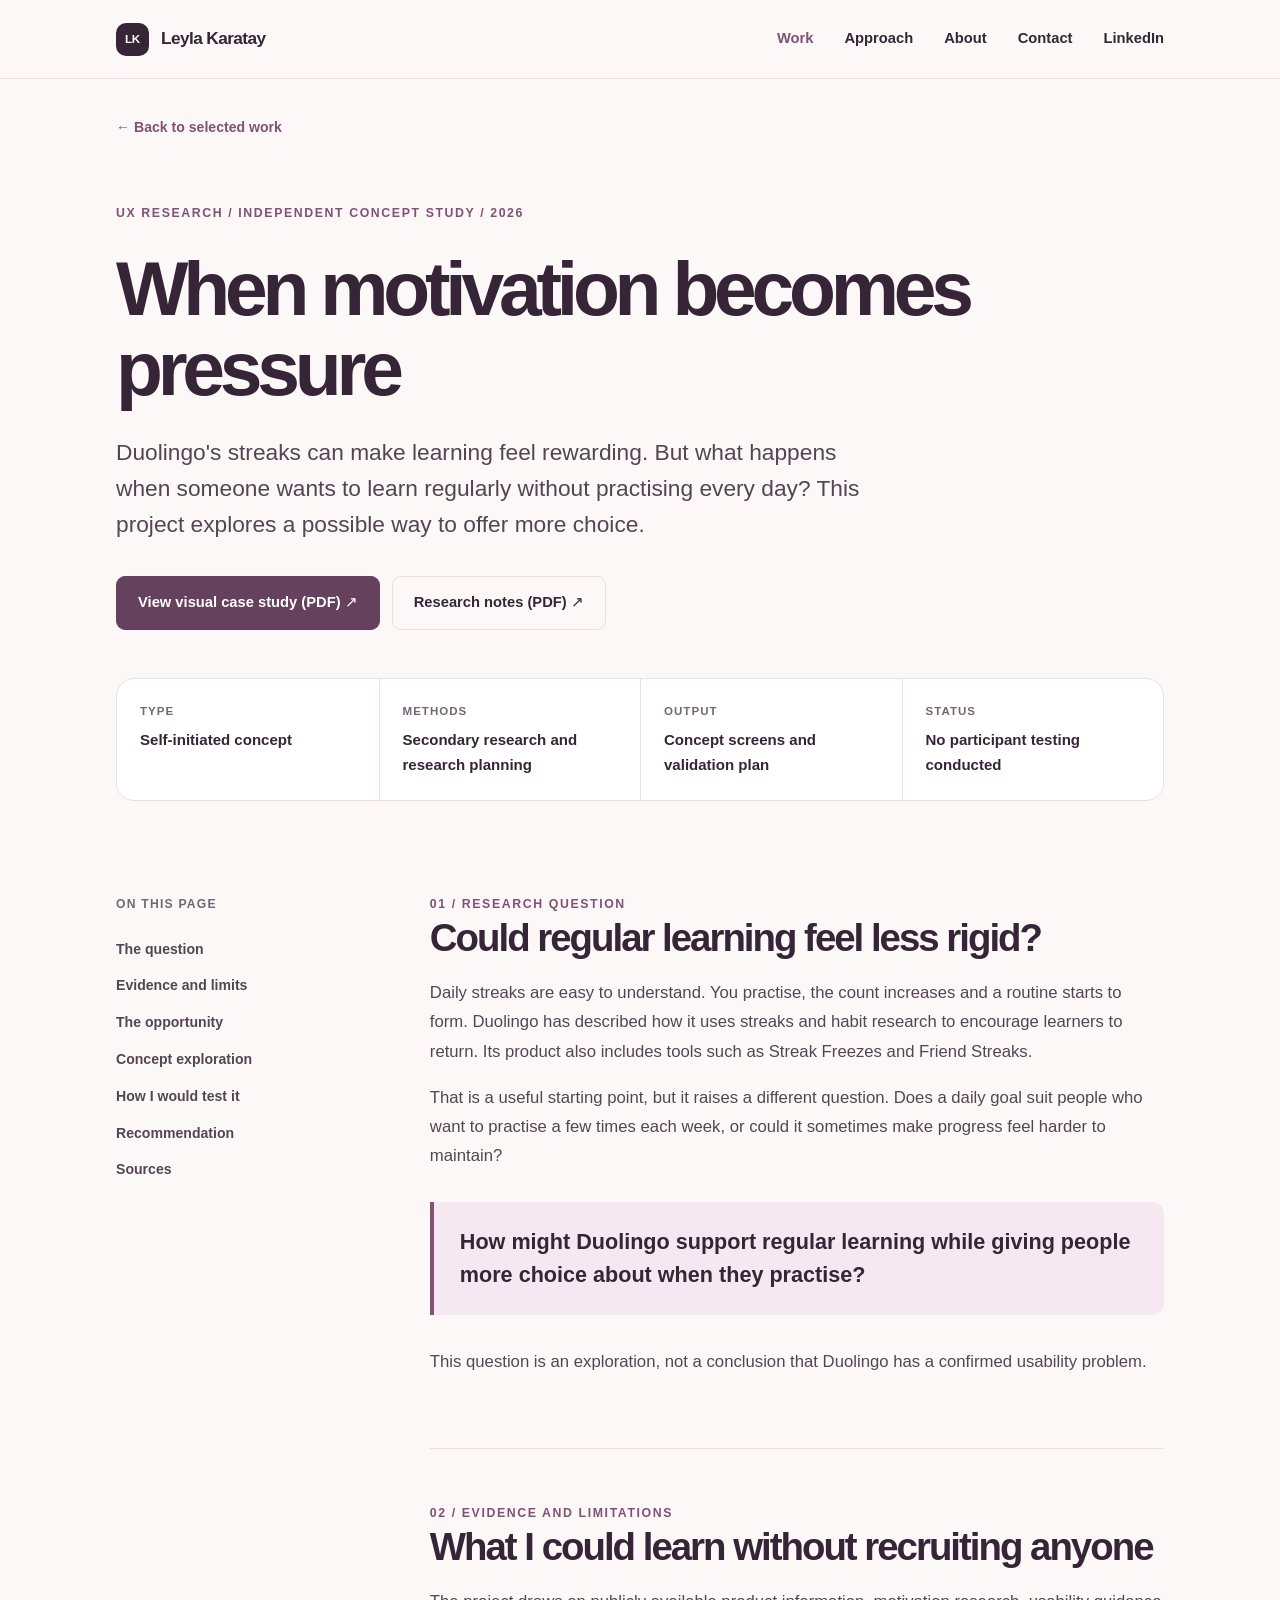
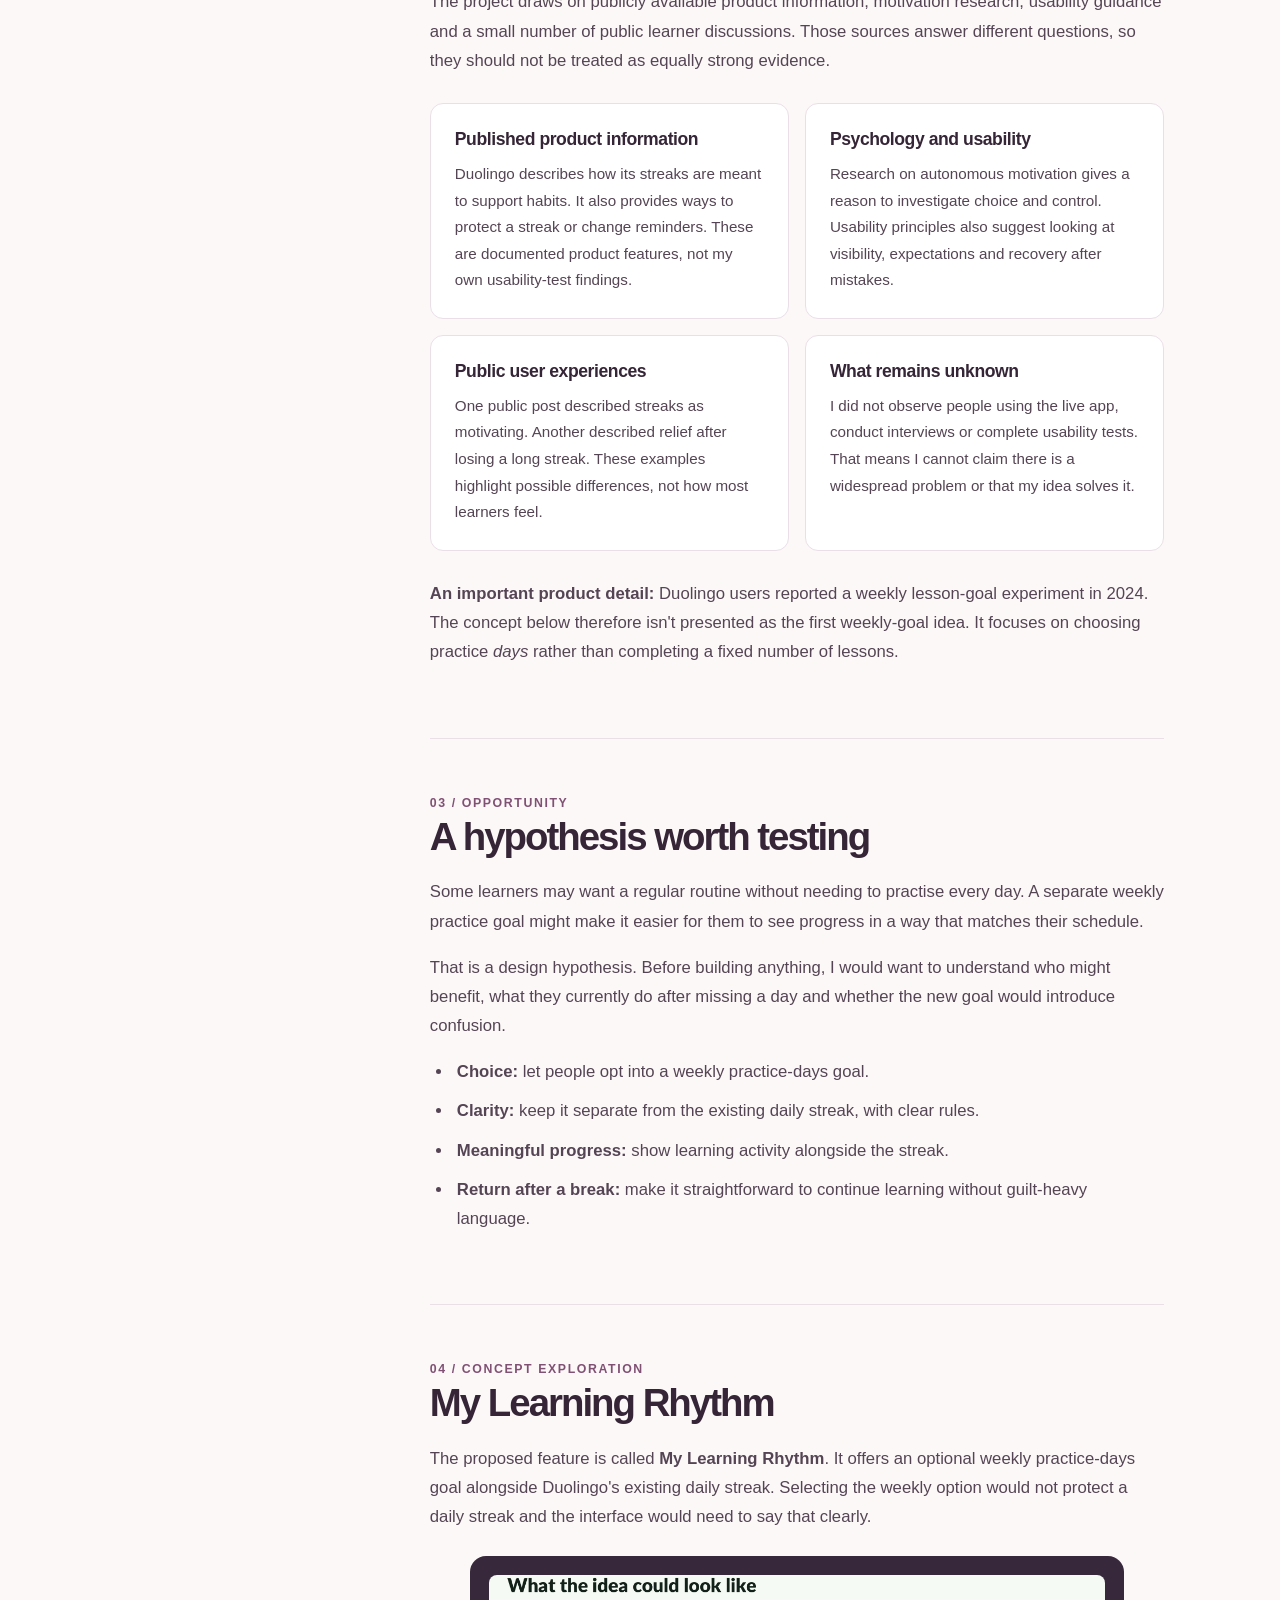
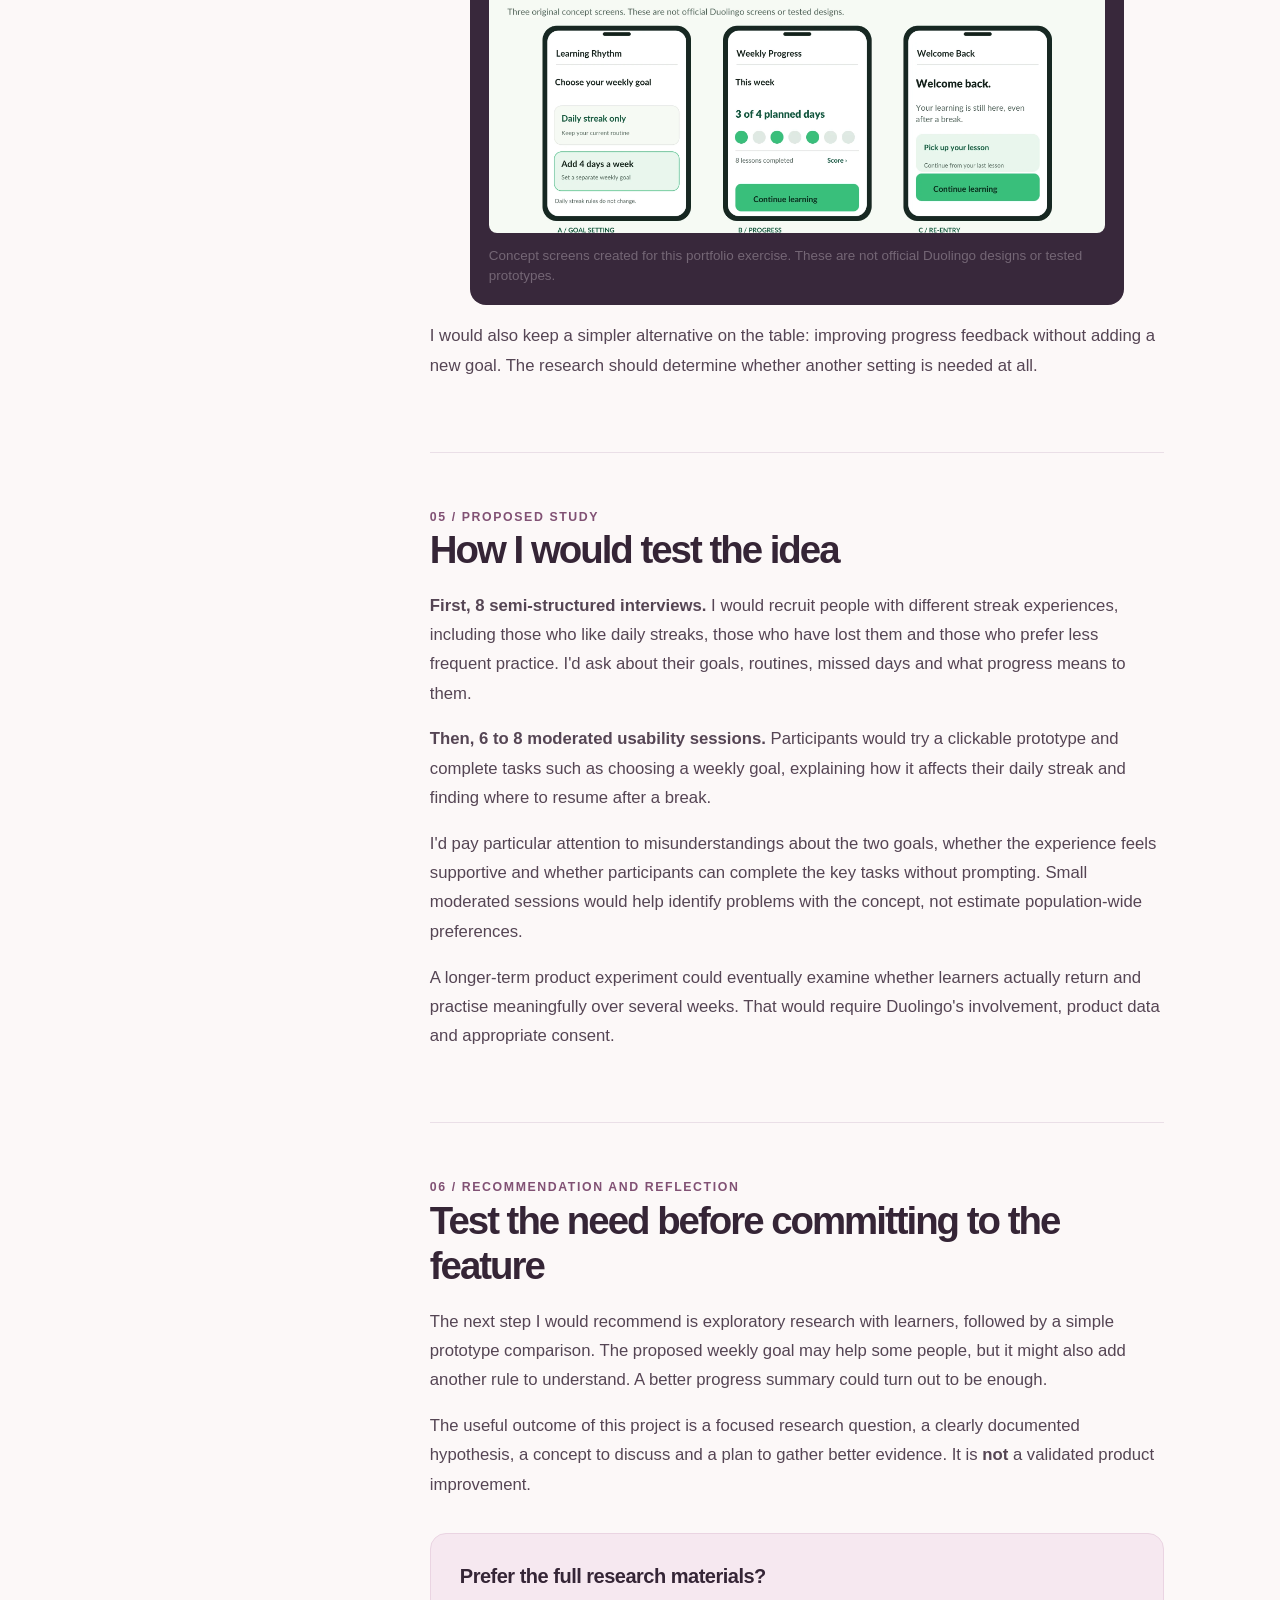
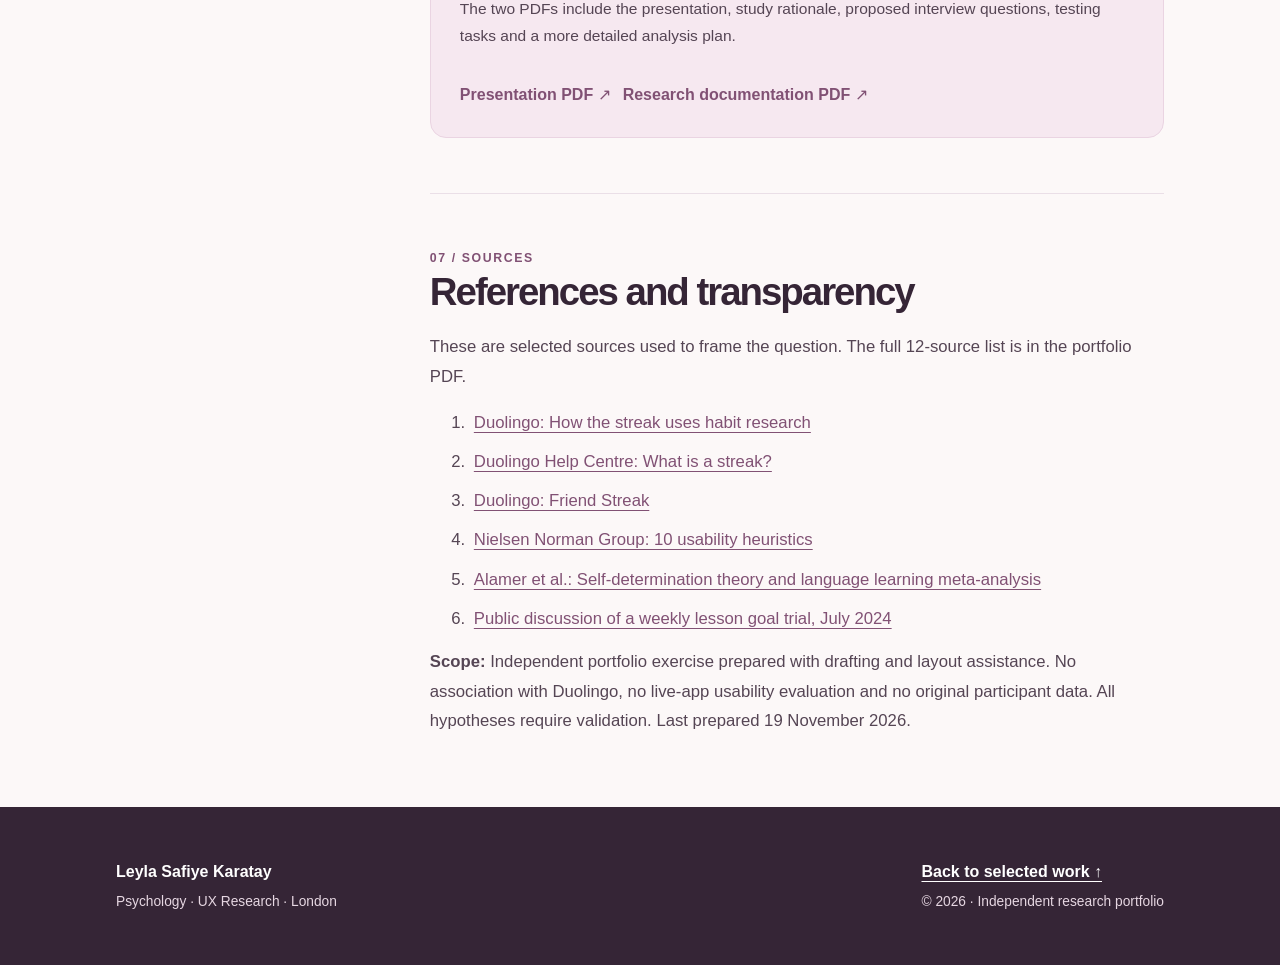
<file: projects/duolingo/index.html>
<!doctype html>
<html lang="en-GB">
<head>
  <meta charset="utf-8">
  <meta name="viewport" content="width=device-width, initial-scale=1">
  <meta name="theme-color" content="#fcf8f8">
  <meta name="description" content="An independent, desk-based UX research case study exploring Duolingo streaks, motivation and a proposed flexible weekly learning goal.">
  <title>Duolingo Streaks | UX Research Case Study | Leyla Karatay</title>
  <link rel="stylesheet" href="../../styles.css">
  <link rel="icon" href="../../assets/favicon.svg" type="image/svg+xml">
</head>
<body>
  <a class="skip-link" href="#main">Skip to content</a>
  <header class="site-header">
    <div class="container header-inner">
      <a class="wordmark" href="../../index.html" aria-label="Leyla Karatay, homepage"><span class="mark" aria-hidden="true">LK</span>Leyla Karatay</a>
      <nav class="site-nav" aria-label="Main navigation">
        <a href="../../index.html#work" aria-current="page">Work</a><a href="../../index.html#approach">Approach</a><a href="../../index.html#about">About</a><a href="../../index.html#contact">Contact</a><a href="https://www.linkedin.com/in/leyla-safiye-karatay-8b2a5b377/" target="_blank" rel="noopener noreferrer">LinkedIn</a>
      </nav>
    </div>
  </header>
  <main id="main">
    <div class="container"><div class="breadcrumb"><a href="../../index.html#work">← Back to selected work</a></div></div>
    <header class="case-hero container">
      <div class="eyebrow">UX Research / Independent concept study / 2026</div>
      <h1>When motivation becomes pressure</h1>
      <p class="lead">Duolingo's streaks can make learning feel rewarding. But what happens when someone wants to learn regularly without practising every day? This project explores a possible way to offer more choice.</p>
      <div class="button-row"><a class="btn btn-primary" href="../../assets/duolingo-portfolio.pdf" target="_blank" rel="noopener noreferrer">View visual case study (PDF) ↗</a><a class="btn btn-secondary" href="../../assets/duolingo-research-document.pdf" target="_blank" rel="noopener noreferrer">Research notes (PDF) ↗</a></div>
      <dl class="case-summary">
        <div><dt>Type</dt><dd>Self-initiated concept</dd></div>
        <div><dt>Methods</dt><dd>Secondary research and research planning</dd></div>
        <div><dt>Output</dt><dd>Concept screens and validation plan</dd></div>
        <div><dt>Status</dt><dd>No participant testing conducted</dd></div>
      </dl>
    </header>
    <div class="container story-body">
      <aside class="story-side" aria-label="On this page"><strong>On this page</strong><a href="#question">The question</a><a href="#evidence">Evidence and limits</a><a href="#hypothesis">The opportunity</a><a href="#concept">Concept exploration</a><a href="#validation">How I would test it</a><a href="#recommendation">Recommendation</a><a href="#sources">Sources</a></aside>
      <article class="story-content">
        <section id="question">
          <div class="section-number">01 / Research question</div>
          <h2>Could regular learning feel less rigid?</h2>
          <p>Daily streaks are easy to understand. You practise, the count increases and a routine starts to form. Duolingo has described how it uses streaks and habit research to encourage learners to return. Its product also includes tools such as Streak Freezes and Friend Streaks.</p>
          <p>That is a useful starting point, but it raises a different question. Does a daily goal suit people who want to practise a few times each week, or could it sometimes make progress feel harder to maintain?</p>
          <blockquote class="pullquote">How might Duolingo support regular learning while giving people more choice about when they practise?</blockquote>
          <p>This question is an exploration, not a conclusion that Duolingo has a confirmed usability problem.</p>
        </section>
        <section id="evidence">
          <div class="section-number">02 / Evidence and limitations</div>
          <h2>What I could learn without recruiting anyone</h2>
          <p>The project draws on publicly available product information, motivation research, usability guidance and a small number of public learner discussions. Those sources answer different questions, so they should not be treated as equally strong evidence.</p>
          <div class="finding-grid">
            <div class="finding"><h3>Published product information</h3><p>Duolingo describes how its streaks are meant to support habits. It also provides ways to protect a streak or change reminders. These are documented product features, not my own usability-test findings.</p></div>
            <div class="finding"><h3>Psychology and usability</h3><p>Research on autonomous motivation gives a reason to investigate choice and control. Usability principles also suggest looking at visibility, expectations and recovery after mistakes.</p></div>
            <div class="finding"><h3>Public user experiences</h3><p>One public post described streaks as motivating. Another described relief after losing a long streak. These examples highlight possible differences, not how most learners feel.</p></div>
            <div class="finding"><h3>What remains unknown</h3><p>I did not observe people using the live app, conduct interviews or complete usability tests. That means I cannot claim there is a widespread problem or that my idea solves it.</p></div>
          </div>
          <p><strong>An important product detail:</strong> Duolingo users reported a weekly lesson-goal experiment in 2024. The concept below therefore isn't presented as the first weekly-goal idea. It focuses on choosing practice <em>days</em> rather than completing a fixed number of lessons.</p>
        </section>
        <section id="hypothesis">
          <div class="section-number">03 / Opportunity</div>
          <h2>A hypothesis worth testing</h2>
          <p>Some learners may want a regular routine without needing to practise every day. A separate weekly practice goal might make it easier for them to see progress in a way that matches their schedule.</p>
          <p>That is a design hypothesis. Before building anything, I would want to understand who might benefit, what they currently do after missing a day and whether the new goal would introduce confusion.</p>
          <ul>
            <li><strong>Choice:</strong> let people opt into a weekly practice-days goal.</li>
            <li><strong>Clarity:</strong> keep it separate from the existing daily streak, with clear rules.</li>
            <li><strong>Meaningful progress:</strong> show learning activity alongside the streak.</li>
            <li><strong>Return after a break:</strong> make it straightforward to continue learning without guilt-heavy language.</li>
          </ul>
        </section>
        <section id="concept">
          <div class="section-number">04 / Concept exploration</div>
          <h2>My Learning Rhythm</h2>
          <p>The proposed feature is called <strong>My Learning Rhythm</strong>. It offers an optional weekly practice-days goal alongside Duolingo's existing daily streak. Selecting the weekly option would not protect a daily streak and the interface would need to say that clearly.</p>
          <figure class="concept-img"><img src="../../assets/duolingo-concept.webp" alt="Three proposed interface sketches showing a weekly goal choice, a weekly progress summary and a welcome-back message after a break" width="1800" height="750" loading="lazy"><figcaption>Concept screens created for this portfolio exercise. These are not official Duolingo designs or tested prototypes.</figcaption></figure>
          <p>I would also keep a simpler alternative on the table: improving progress feedback without adding a new goal. The research should determine whether another setting is needed at all.</p>
        </section>
        <section id="validation">
          <div class="section-number">05 / Proposed study</div>
          <h2>How I would test the idea</h2>
          <p><strong>First, 8 semi-structured interviews.</strong> I would recruit people with different streak experiences, including those who like daily streaks, those who have lost them and those who prefer less frequent practice. I'd ask about their goals, routines, missed days and what progress means to them.</p>
          <p><strong>Then, 6 to 8 moderated usability sessions.</strong> Participants would try a clickable prototype and complete tasks such as choosing a weekly goal, explaining how it affects their daily streak and finding where to resume after a break.</p>
          <p>I'd pay particular attention to misunderstandings about the two goals, whether the experience feels supportive and whether participants can complete the key tasks without prompting. Small moderated sessions would help identify problems with the concept, not estimate population-wide preferences.</p>
          <p>A longer-term product experiment could eventually examine whether learners actually return and practise meaningfully over several weeks. That would require Duolingo's involvement, product data and appropriate consent.</p>
        </section>
        <section id="recommendation">
          <div class="section-number">06 / Recommendation and reflection</div>
          <h2>Test the need before committing to the feature</h2>
          <p>The next step I would recommend is exploratory research with learners, followed by a simple prototype comparison. The proposed weekly goal may help some people, but it might also add another rule to understand. A better progress summary could turn out to be enough.</p>
          <p>The useful outcome of this project is a focused research question, a clearly documented hypothesis, a concept to discuss and a plan to gather better evidence. It is <strong>not</strong> a validated product improvement.</p>
          <div class="docs-panel"><h3>Prefer the full research materials?</h3><p>The two PDFs include the presentation, study rationale, proposed interview questions, testing tasks and a more detailed analysis plan.</p><div class="link-row"><a class="link-arrow" href="../../assets/duolingo-portfolio.pdf" target="_blank" rel="noopener noreferrer">Presentation PDF ↗</a><a class="link-arrow" href="../../assets/duolingo-research-document.pdf" target="_blank" rel="noopener noreferrer">Research documentation PDF ↗</a></div></div>
        </section>
        <section id="sources">
          <div class="section-number">07 / Sources</div>
          <h2>References and transparency</h2>
          <p>These are selected sources used to frame the question. The full 12-source list is in the portfolio PDF.</p>
          <ol class="references">
            <li><a href="https://blog.duolingo.com/how-duolingo-streak-builds-habit/" target="_blank" rel="noopener noreferrer">Duolingo: How the streak uses habit research</a></li>
            <li><a href="https://www.duolingo.com/help/what-is-a-streak" target="_blank" rel="noopener noreferrer">Duolingo Help Centre: What is a streak?</a></li>
            <li><a href="https://blog.duolingo.com/friend-streak/" target="_blank" rel="noopener noreferrer">Duolingo: Friend Streak</a></li>
            <li><a href="https://www.nngroup.com/articles/ten-usability-heuristics/" target="_blank" rel="noopener noreferrer">Nielsen Norman Group: 10 usability heuristics</a></li>
            <li><a href="https://doi.org/10.1007/s10648-025-10038-y" target="_blank" rel="noopener noreferrer">Alamer et al.: Self-determination theory and language learning meta-analysis</a></li>
            <li><a href="https://www.reddit.com/r/duolingo/comments/1dulrq0/new_feature_weekly_lesson_goal/" target="_blank" rel="noopener noreferrer">Public discussion of a weekly lesson goal trial, July 2024</a></li>
          </ol>
          <p class="smallprint"><strong>Scope:</strong> Independent portfolio exercise prepared with drafting and layout assistance. No association with Duolingo, no live-app usability evaluation and no original participant data. All hypotheses require validation. Last prepared 19 November 2026.</p>
        </section>
      </article>
    </div>
  </main>
  <footer class="site-footer"><div class="container footer-inner"><div><strong>Leyla Safiye Karatay</strong><p>Psychology · UX Research · London</p></div><div><a href="../../index.html#work">Back to selected work ↑</a><p>© 2026 · Independent research portfolio</p></div></div></footer>
</body>
</html>
</file>
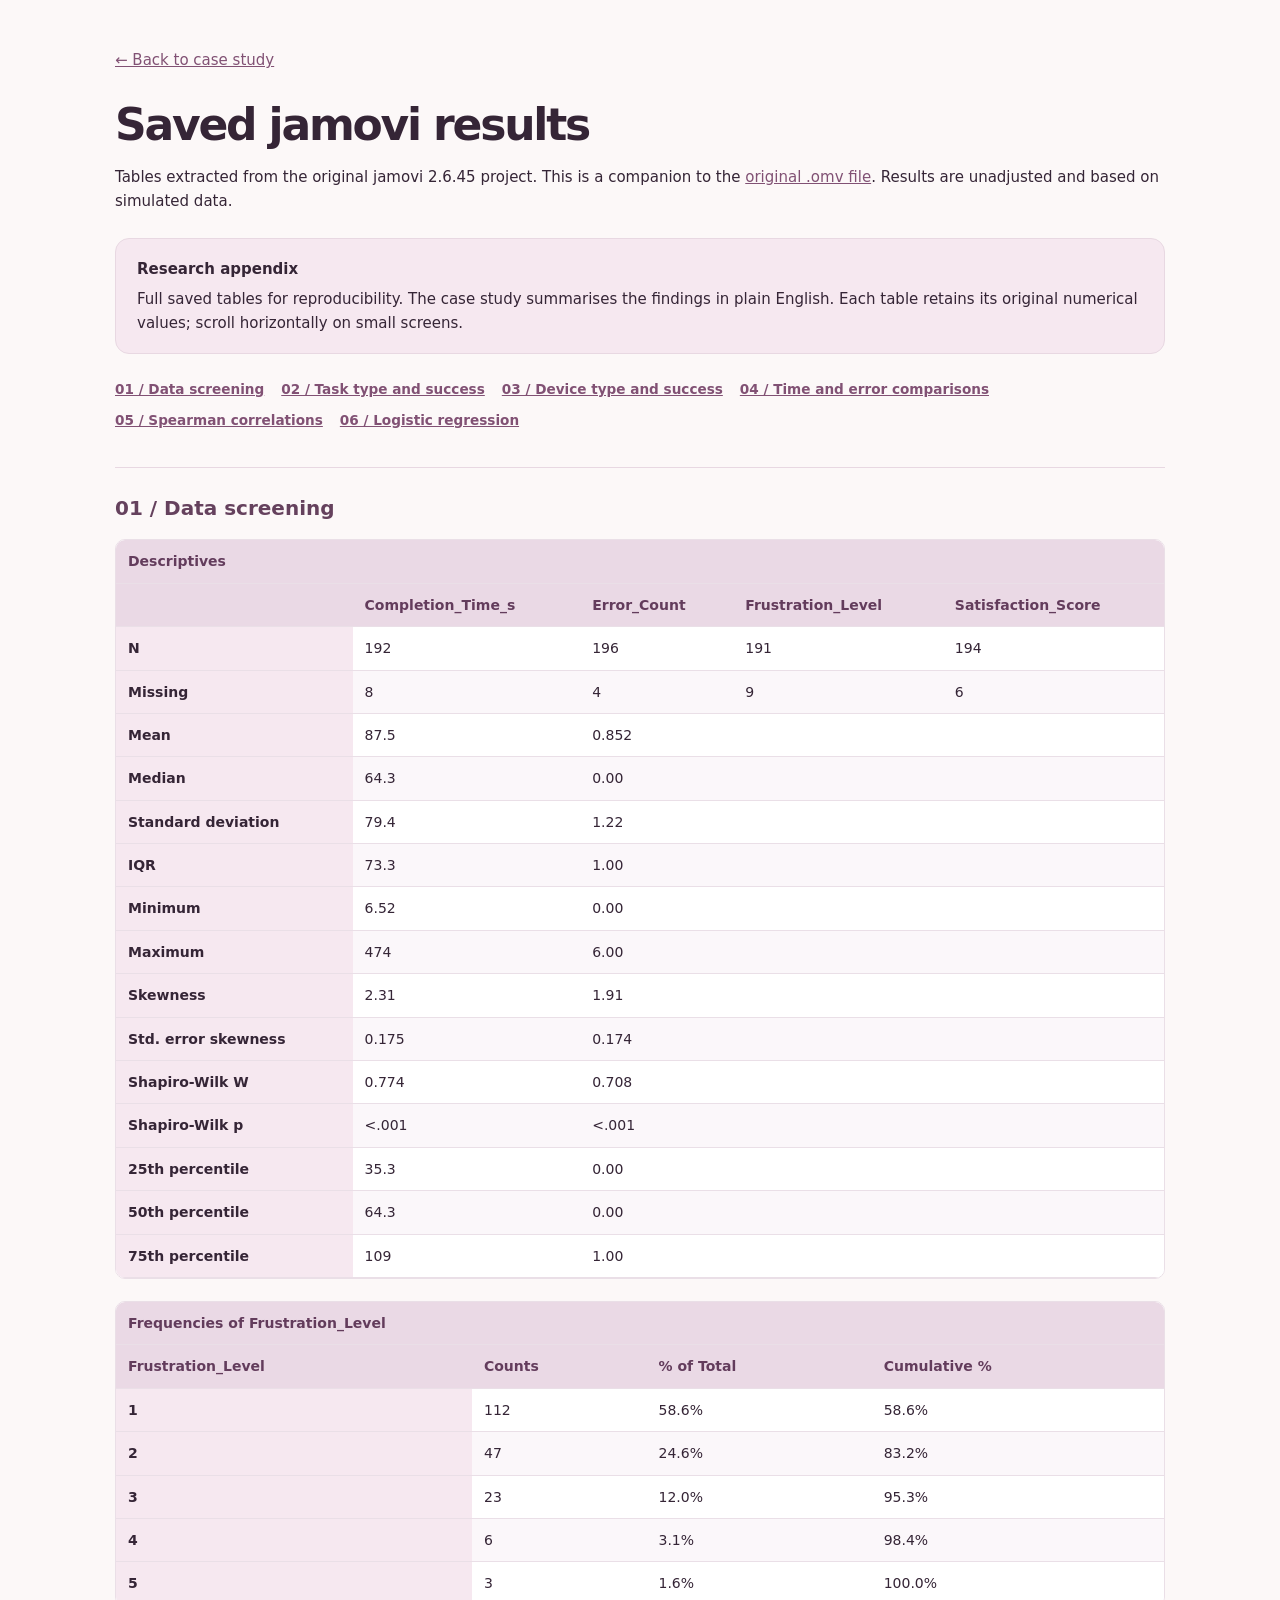
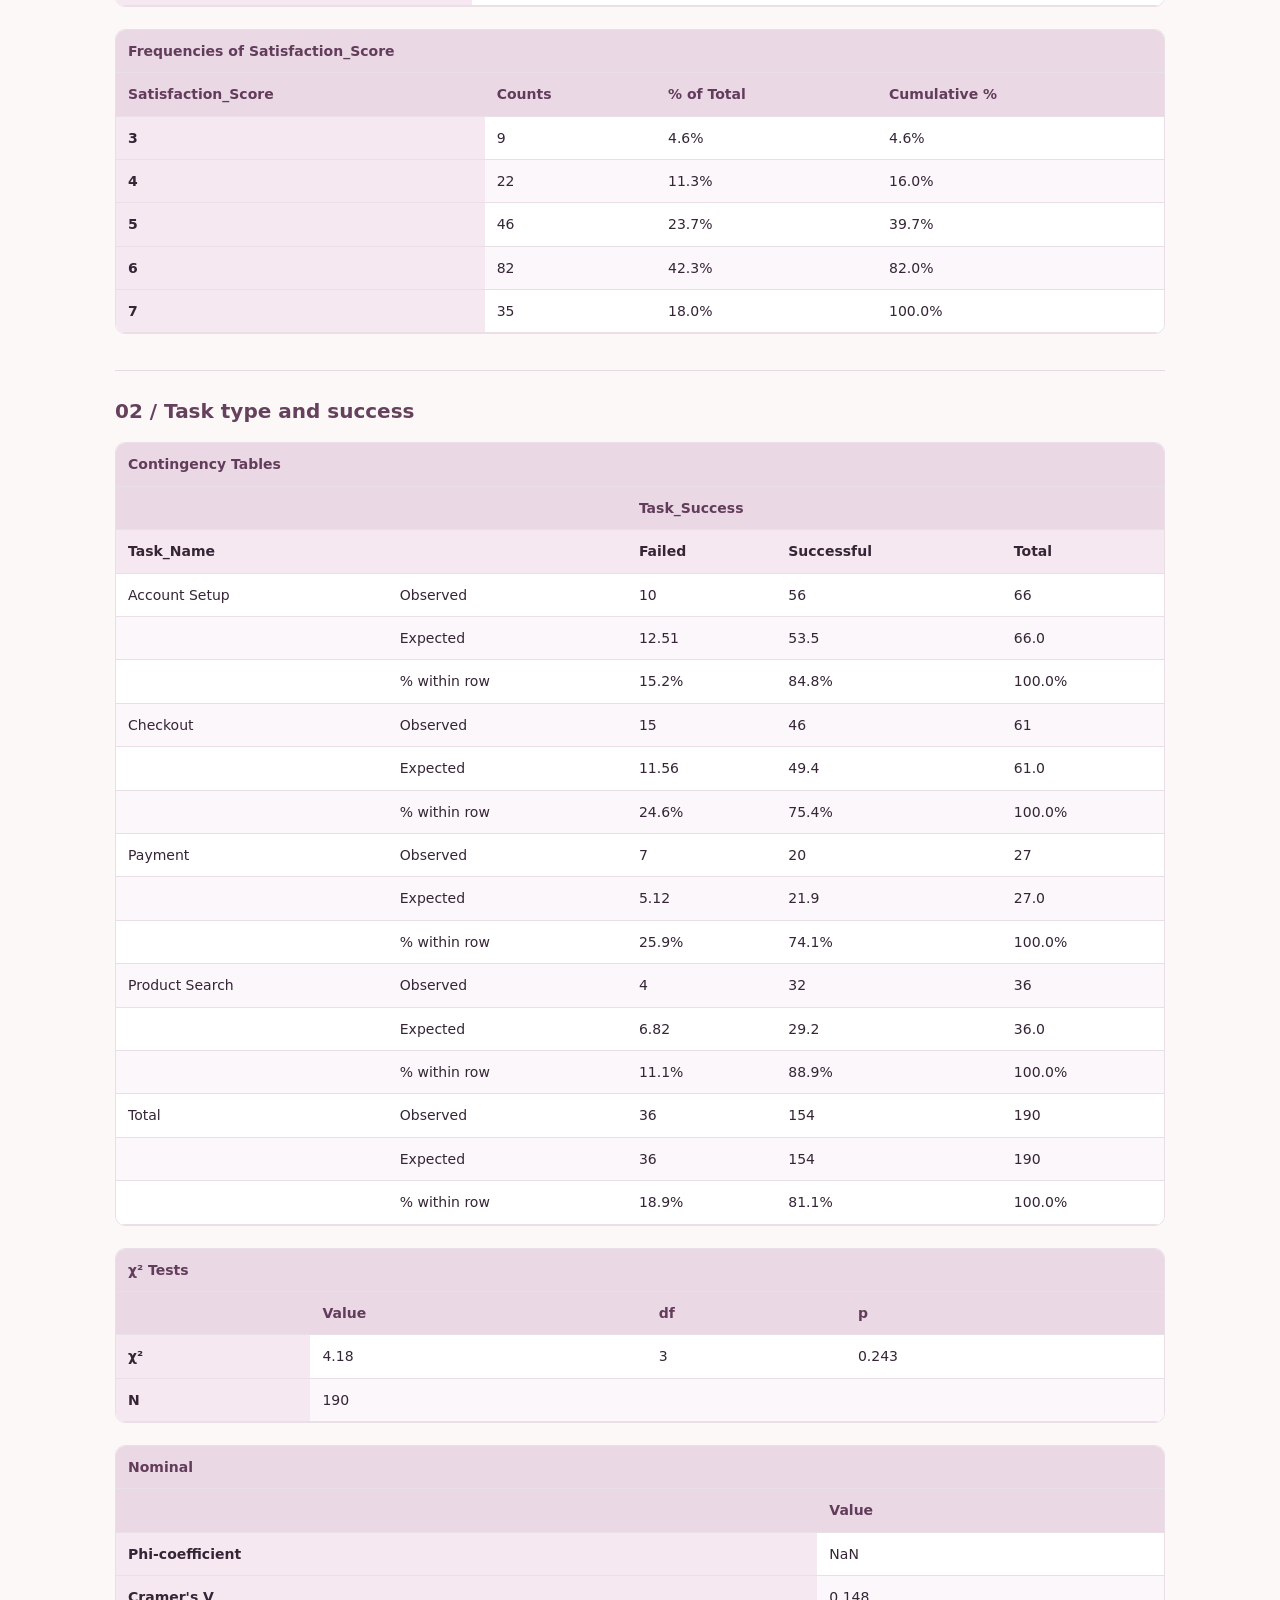
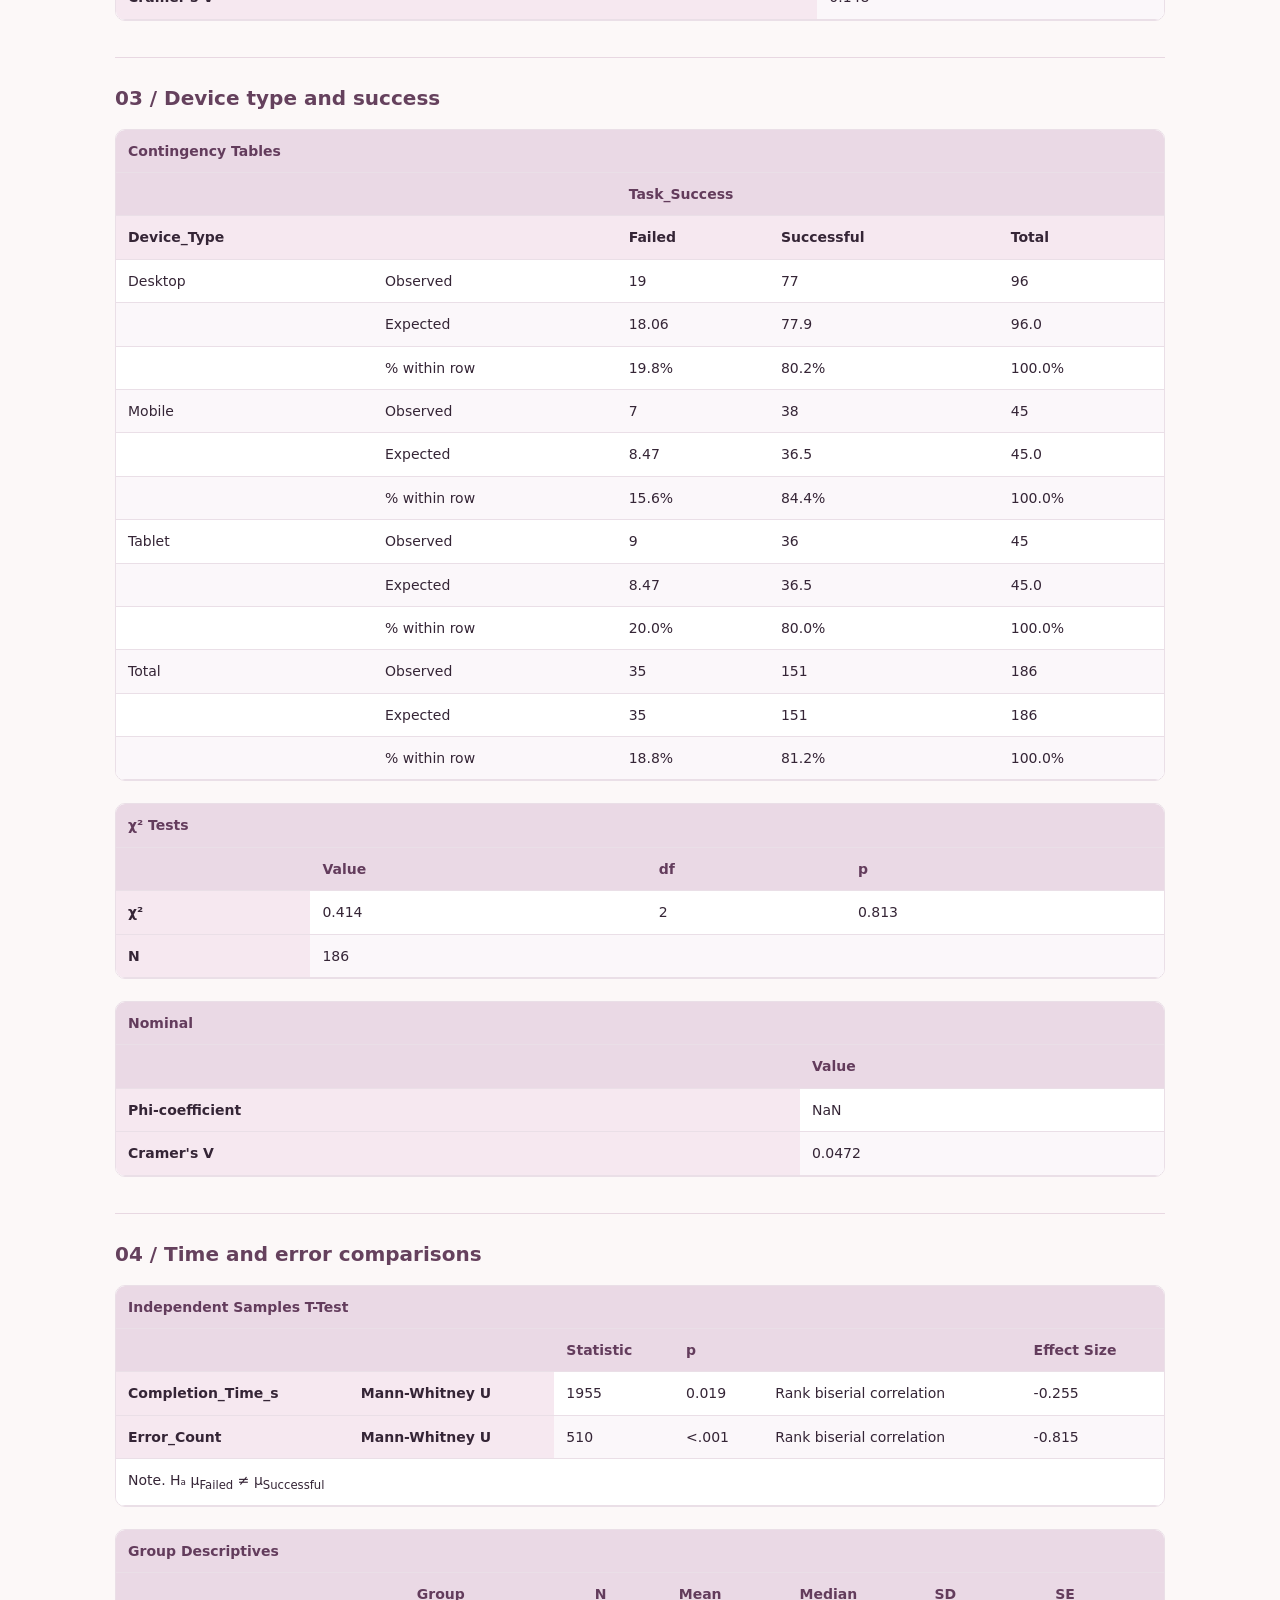
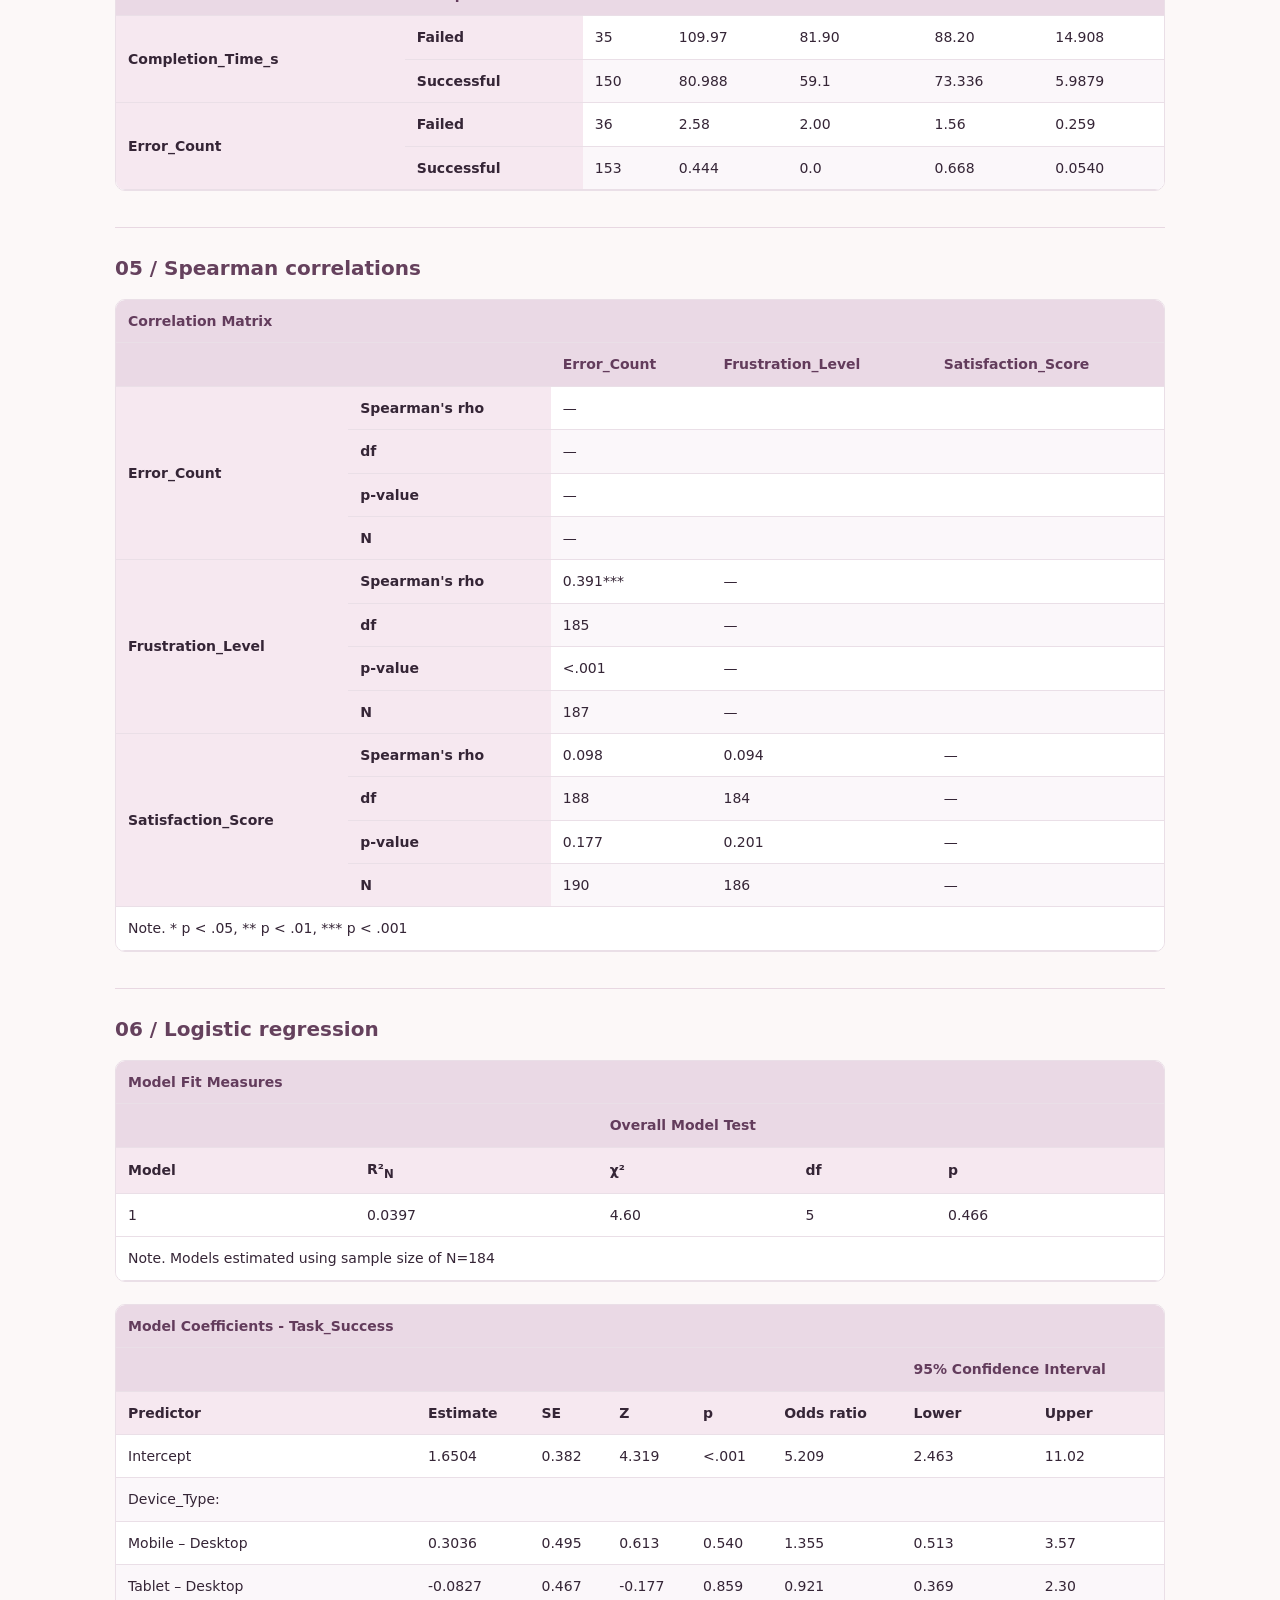
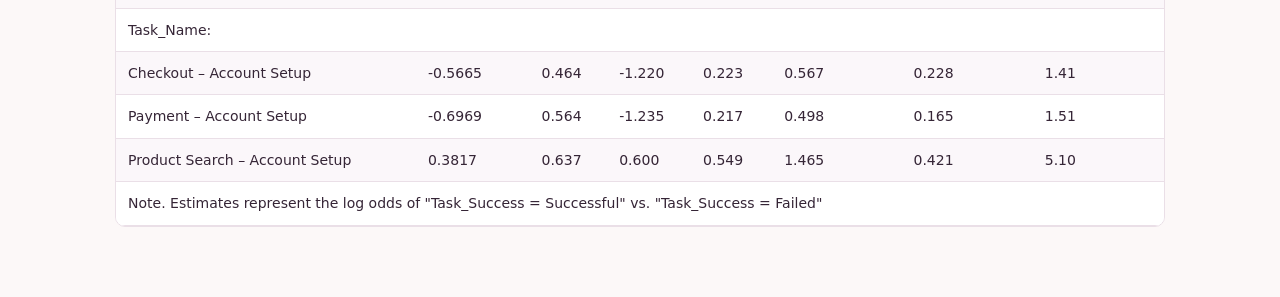
<file: projects/checkout/jamovi-tables.html>
<!DOCTYPE html>
<html lang="en-GB"><meta charset="utf-8"/><meta content="width=device-width, initial-scale=1" name="viewport"/><title>Saved jamovi tables | Checkout friction</title><style>body{font:16px/1.6 system-ui;color:#352536;background:#fcf8f8;margin:0;padding:32px;max-width:1050px;margin-inline:auto}h1{font-size:clamp(28px,5vw,44px)}a{color:#815174}table{border-collapse:collapse;min-width:100%;background:white;margin:24px 0 40px;font-size:14px}td,th{padding:9px;border-bottom:1px solid #eadfe7;text-align:left}th{background:#f6e8f0} .table-wrap{overflow-x:auto} body{padding:clamp(18px,5vw,48px);font-size:15px}h1{letter-spacing:-.05em;line-height:1.1;margin-bottom:14px}h2{font-size:1.25rem;margin:0 0 5px;color:#65415d}.appendix-intro{border:1px solid #e8d8e2;background:#f6e8f0;border-radius:14px;padding:18px 21px;margin:25px 0}.appendix-nav{display:flex;flex-wrap:wrap;gap:9px 17px;margin:0 0 30px}.appendix-nav a{font-size:.85rem;font-weight:650}.appendix-section{margin-top:36px;border-top:1px solid #e8d8e2;padding-top:24px;scroll-margin-top:20px}.table-wrap{border:1px solid #eadfe7;border-radius:10px;margin:15px 0 22px;background:white}table{margin:0;font-variant-numeric:tabular-nums}tbody tr:nth-child(even){background:#fbf7fa}td,th{padding:10px 12px;white-space:nowrap}thead tr:first-child th{background:#ead9e5;color:#633c5c}a:focus-visible{outline:3px solid #9b4b78;outline-offset:3px}</style><a href="index.html">← Back to case study</a><h1>Saved jamovi results</h1><p>Tables extracted from the original jamovi 2.6.45 project. This is a companion to the <a download="" href="checkout-analysis.omv">original .omv file</a>. Results are unadjusted and based on simulated data.</p><div class="appendix-intro"><strong>Research appendix</strong><p style="margin:6px 0 0">Full saved tables for reproducibility. The case study summarises the findings in plain English. Each table retains its original numerical values; scroll horizontally on small screens.</p></div><nav aria-label="Analysis sections" class="appendix-nav"><a href="#screening">01 / Data screening</a><a href="#task">02 / Task type and success</a><a href="#device">03 / Device type and success</a><a href="#comparison">04 / Time and error comparisons</a><a href="#correlation">05 / Spearman correlations</a><a href="#model">06 / Logistic regression</a></nav><section class="appendix-section" id="screening"><h2>01 / Data screening</h2><div class="table-wrap"><table><thead><tr><th colspan="5" scope="colgroup"><span>Descriptives</span></th></tr></thead><thead><tr><th scope="col"> </th><th scope="col">Completion_Time_s</th><th scope="col">Error_Count</th><th scope="col">Frustration_Level</th><th scope="col">Satisfaction_Score</th></tr></thead><tbody><tr><th scope="row">N<span></span></th><td>192<span></span></td><td>196<span></span></td><td>191<span></span></td><td>194<span></span></td></tr><tr><th scope="row">Missing<span></span></th><td>8<span></span></td><td>4<span></span></td><td>9<span></span></td><td>6<span></span></td></tr><tr><th scope="row">Mean<span></span></th><td>87.5<span></span></td><td>0.852<span></span></td><td> <span></span></td><td> <span></span></td></tr><tr><th scope="row">Median<span></span></th><td>64.3<span></span></td><td>0.00<span></span></td><td> <span></span></td><td> <span></span></td></tr><tr><th scope="row">Standard deviation<span></span></th><td>79.4<span></span></td><td>1.22<span></span></td><td> <span></span></td><td> <span></span></td></tr><tr><th scope="row">IQR<span></span></th><td>73.3<span></span></td><td>1.00<span></span></td><td> <span></span></td><td> <span></span></td></tr><tr><th scope="row">Minimum<span></span></th><td>6.52<span></span></td><td>0.00<span></span></td><td> <span></span></td><td> <span></span></td></tr><tr><th scope="row">Maximum<span></span></th><td>474<span></span></td><td>6.00<span></span></td><td> <span></span></td><td> <span></span></td></tr><tr><th scope="row">Skewness<span></span></th><td>2.31<span></span></td><td>1.91<span></span></td><td> <span></span></td><td> <span></span></td></tr><tr><th scope="row">Std. error skewness<span></span></th><td>0.175<span></span></td><td>0.174<span></span></td><td> <span></span></td><td> <span></span></td></tr><tr><th scope="row">Shapiro-Wilk W<span></span></th><td>0.774<span></span></td><td>0.708<span></span></td><td> <span></span></td><td> <span></span></td></tr><tr><th scope="row">Shapiro-Wilk p<span></span></th><td>&lt;.001<span></span></td><td>&lt;.001<span></span></td><td> <span></span></td><td> <span></span></td></tr><tr><th scope="row">25th percentile<span></span></th><td>35.3<span></span></td><td>0.00<span></span></td><td> <span></span></td><td> <span></span></td></tr><tr><th scope="row">50th percentile<span></span></th><td>64.3<span></span></td><td>0.00<span></span></td><td> <span></span></td><td> <span></span></td></tr><tr><th scope="row">75th percentile<span></span></th><td>109<span></span></td><td>1.00<span></span></td><td> <span></span></td><td> <span></span></td></tr></tbody><tfoot></tfoot></table></div><div class="table-wrap"><table><thead><tr><th colspan="4" scope="colgroup"><span>Frequencies of Frustration_Level</span></th></tr></thead><thead><tr><th scope="col">Frustration_Level</th><th scope="col">Counts</th><th scope="col">% of Total</th><th scope="col">Cumulative %</th></tr></thead><tbody><tr><th scope="row">1<span></span></th><td>112<span></span></td><td>58.6%<span></span></td><td>58.6%<span></span></td></tr><tr><th scope="row">2<span></span></th><td>47<span></span></td><td>24.6%<span></span></td><td>83.2%<span></span></td></tr><tr><th scope="row">3<span></span></th><td>23<span></span></td><td>12.0%<span></span></td><td>95.3%<span></span></td></tr><tr><th scope="row">4<span></span></th><td>6<span></span></td><td>3.1%<span></span></td><td>98.4%<span></span></td></tr><tr><th scope="row">5<span></span></th><td>3<span></span></td><td>1.6%<span></span></td><td>100.0%<span></span></td></tr></tbody><tfoot></tfoot></table></div><div class="table-wrap"><table><thead><tr><th colspan="4" scope="colgroup"><span>Frequencies of Satisfaction_Score</span></th></tr></thead><thead><tr><th scope="col">Satisfaction_Score</th><th scope="col">Counts</th><th scope="col">% of Total</th><th scope="col">Cumulative %</th></tr></thead><tbody><tr><th scope="row">3<span></span></th><td>9<span></span></td><td>4.6%<span></span></td><td>4.6%<span></span></td></tr><tr><th scope="row">4<span></span></th><td>22<span></span></td><td>11.3%<span></span></td><td>16.0%<span></span></td></tr><tr><th scope="row">5<span></span></th><td>46<span></span></td><td>23.7%<span></span></td><td>39.7%<span></span></td></tr><tr><th scope="row">6<span></span></th><td>82<span></span></td><td>42.3%<span></span></td><td>82.0%<span></span></td></tr><tr><th scope="row">7<span></span></th><td>35<span></span></td><td>18.0%<span></span></td><td>100.0%<span></span></td></tr></tbody><tfoot></tfoot></table></div></section><section class="appendix-section" id="task"><h2>02 / Task type and success</h2><div class="table-wrap"><table><thead><tr><th colspan="5" scope="colgroup"><span>Contingency Tables</span></th></tr></thead><thead><tr><th colspan="2" scope="colgroup"></th><th colspan="2" scope="colgroup">Task_Success</th><th colspan="1" scope="colgroup"></th></tr><tr><th scope="col">Task_Name</th><th scope="col"> </th><th scope="col">Failed</th><th scope="col">Successful</th><th scope="col">Total</th></tr></thead><tbody><tr><td>Account Setup<span></span></td><td>Observed<span></span></td><td>10<span></span></td><td>56<span></span></td><td>66<span></span></td></tr><tr><td> </td><td>Expected<span></span></td><td>12.51<span></span></td><td>53.5<span></span></td><td>66.0<span></span></td></tr><tr><td> </td><td>% within row<span></span></td><td>15.2%<span></span></td><td>84.8%<span></span></td><td>100.0%<span></span></td></tr><tr><td>Checkout<span></span></td><td>Observed<span></span></td><td>15<span></span></td><td>46<span></span></td><td>61<span></span></td></tr><tr><td> </td><td>Expected<span></span></td><td>11.56<span></span></td><td>49.4<span></span></td><td>61.0<span></span></td></tr><tr><td> </td><td>% within row<span></span></td><td>24.6%<span></span></td><td>75.4%<span></span></td><td>100.0%<span></span></td></tr><tr><td>Payment<span></span></td><td>Observed<span></span></td><td>7<span></span></td><td>20<span></span></td><td>27<span></span></td></tr><tr><td> </td><td>Expected<span></span></td><td>5.12<span></span></td><td>21.9<span></span></td><td>27.0<span></span></td></tr><tr><td> </td><td>% within row<span></span></td><td>25.9%<span></span></td><td>74.1%<span></span></td><td>100.0%<span></span></td></tr><tr><td>Product Search<span></span></td><td>Observed<span></span></td><td>4<span></span></td><td>32<span></span></td><td>36<span></span></td></tr><tr><td> </td><td>Expected<span></span></td><td>6.82<span></span></td><td>29.2<span></span></td><td>36.0<span></span></td></tr><tr><td> </td><td>% within row<span></span></td><td>11.1%<span></span></td><td>88.9%<span></span></td><td>100.0%<span></span></td></tr><tr><td>Total<span></span></td><td>Observed<span></span></td><td>36<span></span></td><td>154<span></span></td><td>190<span></span></td></tr><tr><td> </td><td>Expected<span></span></td><td>36<span></span></td><td>154<span></span></td><td>190<span></span></td></tr><tr><td> </td><td>% within row<span></span></td><td>18.9%<span></span></td><td>81.1%<span></span></td><td>100.0%<span></span></td></tr></tbody><tfoot></tfoot></table></div><div class="table-wrap"><table><thead><tr><th colspan="4" scope="colgroup"><span>χ² Tests</span></th></tr></thead><thead><tr><th scope="col"> </th><th scope="col">Value</th><th scope="col">df</th><th scope="col">p</th></tr></thead><tbody><tr><th scope="row">χ²<span></span></th><td>4.18<span></span></td><td>3<span></span></td><td>0.243<span></span></td></tr><tr><th scope="row">N<span></span></th><td>190<span></span></td><td> </td><td> </td></tr></tbody><tfoot></tfoot></table></div><div class="table-wrap"><table><thead><tr><th colspan="2" scope="colgroup"><span>Nominal</span></th></tr></thead><thead><tr><th scope="col"> </th><th scope="col">Value</th></tr></thead><tbody><tr><th scope="row">Phi-coefficient<span></span></th><td>NaN<span></span></td></tr><tr><th scope="row">Cramer's V<span></span></th><td>0.148<span></span></td></tr></tbody><tfoot></tfoot></table></div></section><section class="appendix-section" id="device"><h2>03 / Device type and success</h2><div class="table-wrap"><table><thead><tr><th colspan="5" scope="colgroup"><span>Contingency Tables</span></th></tr></thead><thead><tr><th colspan="2" scope="colgroup"></th><th colspan="2" scope="colgroup">Task_Success</th><th colspan="1" scope="colgroup"></th></tr><tr><th scope="col">Device_Type</th><th scope="col"> </th><th scope="col">Failed</th><th scope="col">Successful</th><th scope="col">Total</th></tr></thead><tbody><tr><td>Desktop<span></span></td><td>Observed<span></span></td><td>19<span></span></td><td>77<span></span></td><td>96<span></span></td></tr><tr><td> </td><td>Expected<span></span></td><td>18.06<span></span></td><td>77.9<span></span></td><td>96.0<span></span></td></tr><tr><td> </td><td>% within row<span></span></td><td>19.8%<span></span></td><td>80.2%<span></span></td><td>100.0%<span></span></td></tr><tr><td>Mobile<span></span></td><td>Observed<span></span></td><td>7<span></span></td><td>38<span></span></td><td>45<span></span></td></tr><tr><td> </td><td>Expected<span></span></td><td>8.47<span></span></td><td>36.5<span></span></td><td>45.0<span></span></td></tr><tr><td> </td><td>% within row<span></span></td><td>15.6%<span></span></td><td>84.4%<span></span></td><td>100.0%<span></span></td></tr><tr><td>Tablet<span></span></td><td>Observed<span></span></td><td>9<span></span></td><td>36<span></span></td><td>45<span></span></td></tr><tr><td> </td><td>Expected<span></span></td><td>8.47<span></span></td><td>36.5<span></span></td><td>45.0<span></span></td></tr><tr><td> </td><td>% within row<span></span></td><td>20.0%<span></span></td><td>80.0%<span></span></td><td>100.0%<span></span></td></tr><tr><td>Total<span></span></td><td>Observed<span></span></td><td>35<span></span></td><td>151<span></span></td><td>186<span></span></td></tr><tr><td> </td><td>Expected<span></span></td><td>35<span></span></td><td>151<span></span></td><td>186<span></span></td></tr><tr><td> </td><td>% within row<span></span></td><td>18.8%<span></span></td><td>81.2%<span></span></td><td>100.0%<span></span></td></tr></tbody><tfoot></tfoot></table></div><div class="table-wrap"><table><thead><tr><th colspan="4" scope="colgroup"><span>χ² Tests</span></th></tr></thead><thead><tr><th scope="col"> </th><th scope="col">Value</th><th scope="col">df</th><th scope="col">p</th></tr></thead><tbody><tr><th scope="row">χ²<span></span></th><td>0.414<span></span></td><td>2<span></span></td><td>0.813<span></span></td></tr><tr><th scope="row">N<span></span></th><td>186<span></span></td><td> </td><td> </td></tr></tbody><tfoot></tfoot></table></div><div class="table-wrap"><table><thead><tr><th colspan="2" scope="colgroup"><span>Nominal</span></th></tr></thead><thead><tr><th scope="col"> </th><th scope="col">Value</th></tr></thead><tbody><tr><th scope="row">Phi-coefficient<span></span></th><td>NaN<span></span></td></tr><tr><th scope="row">Cramer's V<span></span></th><td>0.0472<span></span></td></tr></tbody><tfoot></tfoot></table></div></section><section class="appendix-section" id="comparison"><h2>04 / Time and error comparisons</h2><div class="table-wrap"><table><thead><tr><th colspan="6" scope="colgroup"><span>Independent Samples T-Test</span></th></tr></thead><thead><tr><th scope="col"> </th><th scope="col"> </th><th scope="col">Statistic</th><th scope="col">p</th><th scope="col"> </th><th scope="col">Effect Size</th></tr></thead><tbody><tr><th scope="row">Completion_Time_s<span></span></th><th scope="row">Mann-Whitney U<span></span></th><td>1955<span></span></td><td>0.019<span></span></td><td>Rank biserial correlation<span></span></td><td>-0.255<span></span></td></tr><tr><th scope="row">Error_Count<span></span></th><th scope="row">Mann-Whitney U<span></span></th><td>510<span></span></td><td>&lt;.001<span></span></td><td>Rank biserial correlation<span></span></td><td>-0.815<span></span></td></tr></tbody><tfoot><tr><td colspan="6"><span>Note.</span> Hₐ μ<sub>Failed</sub> ≠ μ<sub>Successful</sub></td></tr></tfoot></table></div><div class="table-wrap"><table><thead><tr><th colspan="7" scope="colgroup"><span>Group Descriptives</span></th></tr></thead><thead><tr><th scope="col"> </th><th scope="col">Group</th><th scope="col">N</th><th scope="col">Mean</th><th scope="col">Median</th><th scope="col">SD</th><th scope="col">SE</th></tr></thead><tbody><tr><th rowspan="2" scope="rowgroup">Completion_Time_s<span></span></th><th scope="row">Failed<span></span></th><td>35<span></span></td><td>109.97<span></span></td><td>81.90<span></span></td><td>88.20<span></span></td><td>14.908<span></span></td></tr><tr><th scope="row">Successful<span></span></th><td>150<span></span></td><td>80.988<span></span></td><td>59.1<span></span></td><td>73.336<span></span></td><td>5.9879<span></span></td></tr><tr><th rowspan="2" scope="rowgroup">Error_Count<span></span></th><th scope="row">Failed<span></span></th><td>36<span></span></td><td>2.58<span></span></td><td>2.00<span></span></td><td>1.56<span></span></td><td>0.259<span></span></td></tr><tr><th scope="row">Successful<span></span></th><td>153<span></span></td><td>0.444<span></span></td><td>0.0<span></span></td><td>0.668<span></span></td><td>0.0540<span></span></td></tr></tbody><tfoot></tfoot></table></div></section><section class="appendix-section" id="correlation"><h2>05 / Spearman correlations</h2><div class="table-wrap"><table><thead><tr><th colspan="5" scope="colgroup"><span>Correlation Matrix</span></th></tr></thead><thead><tr><th scope="col"> </th><th scope="col"> </th><th scope="col">Error_Count</th><th scope="col">Frustration_Level</th><th scope="col">Satisfaction_Score</th></tr></thead><tbody><tr><th rowspan="4" scope="rowgroup">Error_Count<span></span></th><th scope="row">Spearman's rho<span></span></th><td>—<span></span></td><td> <span></span></td><td> <span></span></td></tr><tr><th scope="row">df<span></span></th><td>—<span></span></td><td> <span></span></td><td> <span></span></td></tr><tr><th scope="row">p-value<span></span></th><td>—<span></span></td><td> <span></span></td><td> <span></span></td></tr><tr><th scope="row">N<span></span></th><td>—<span></span></td><td> <span></span></td><td> <span></span></td></tr><tr><th rowspan="4" scope="rowgroup">Frustration_Level<span></span></th><th scope="row">Spearman's rho<span></span></th><td>0.391<span>***</span></td><td>—<span></span></td><td> <span></span></td></tr><tr><th scope="row">df<span></span></th><td>185<span></span></td><td>—<span></span></td><td> <span></span></td></tr><tr><th scope="row">p-value<span></span></th><td>&lt;.001<span></span></td><td>—<span></span></td><td> <span></span></td></tr><tr><th scope="row">N<span></span></th><td>187<span></span></td><td>—<span></span></td><td> <span></span></td></tr><tr><th rowspan="4" scope="rowgroup">Satisfaction_Score<span></span></th><th scope="row">Spearman's rho<span></span></th><td>0.098<span></span></td><td>0.094<span></span></td><td>—<span></span></td></tr><tr><th scope="row">df<span></span></th><td>188<span></span></td><td>184<span></span></td><td>—<span></span></td></tr><tr><th scope="row">p-value<span></span></th><td>0.177<span></span></td><td>0.201<span></span></td><td>—<span></span></td></tr><tr><th scope="row">N<span></span></th><td>190<span></span></td><td>186<span></span></td><td>—<span></span></td></tr></tbody><tfoot><tr><td colspan="5"><span>Note.</span> * p &lt; .05, ** p &lt; .01, *** p &lt; .001</td></tr></tfoot></table></div></section><section class="appendix-section" id="model"><h2>06 / Logistic regression</h2><div class="table-wrap"><table><thead><tr><th colspan="5" scope="colgroup"><span>Model Fit Measures</span></th></tr></thead><thead><tr><th colspan="2" scope="colgroup"></th><th colspan="3" scope="colgroup">Overall Model Test</th></tr><tr><th scope="col">Model</th><th scope="col">R²<sub>N</sub></th><th scope="col">χ²</th><th scope="col">df</th><th scope="col">p</th></tr></thead><tbody><tr><td>1<span></span></td><td>0.0397<span></span></td><td>4.60<span></span></td><td>5<span></span></td><td>0.466<span></span></td></tr></tbody><tfoot><tr><td colspan="5"><span>Note.</span> Models estimated using sample size of N=184</td></tr></tfoot></table></div><div class="table-wrap"><table><thead><tr><th colspan="8" scope="colgroup"><span>Model Coefficients - Task_Success</span></th></tr></thead><thead><tr><th colspan="6" scope="colgroup"></th><th colspan="2" scope="colgroup">95% Confidence Interval</th></tr><tr><th scope="col">Predictor</th><th scope="col">Estimate</th><th scope="col">SE</th><th scope="col">Z</th><th scope="col">p</th><th scope="col">Odds ratio</th><th scope="col">Lower</th><th scope="col">Upper</th></tr></thead><tbody><tr><td>Intercept<span></span></td><td>1.6504<span></span></td><td>0.382<span></span></td><td>4.319<span></span></td><td>&lt;.001<span></span></td><td>5.209<span></span></td><td>2.463<span></span></td><td>11.02<span></span></td></tr><tr><td>Device_Type:<span></span></td><td> <span></span></td><td> <span></span></td><td> <span></span></td><td> <span></span></td><td> <span></span></td><td> <span></span></td><td> <span></span></td></tr><tr><td>Mobile – Desktop<span></span></td><td>0.3036<span></span></td><td>0.495<span></span></td><td>0.613<span></span></td><td>0.540<span></span></td><td>1.355<span></span></td><td>0.513<span></span></td><td>3.57<span></span></td></tr><tr><td>Tablet – Desktop<span></span></td><td>-0.0827<span></span></td><td>0.467<span></span></td><td>-0.177<span></span></td><td>0.859<span></span></td><td>0.921<span></span></td><td>0.369<span></span></td><td>2.30<span></span></td></tr><tr><td>Task_Name:<span></span></td><td> <span></span></td><td> <span></span></td><td> <span></span></td><td> <span></span></td><td> <span></span></td><td> <span></span></td><td> <span></span></td></tr><tr><td>Checkout – Account Setup<span></span></td><td>-0.5665<span></span></td><td>0.464<span></span></td><td>-1.220<span></span></td><td>0.223<span></span></td><td>0.567<span></span></td><td>0.228<span></span></td><td>1.41<span></span></td></tr><tr><td>Payment – Account Setup<span></span></td><td>-0.6969<span></span></td><td>0.564<span></span></td><td>-1.235<span></span></td><td>0.217<span></span></td><td>0.498<span></span></td><td>0.165<span></span></td><td>1.51<span></span></td></tr><tr><td>Product Search – Account Setup<span></span></td><td>0.3817<span></span></td><td>0.637<span></span></td><td>0.600<span></span></td><td>0.549<span></span></td><td>1.465<span></span></td><td>0.421<span></span></td><td>5.10<span></span></td></tr></tbody><tfoot><tr><td colspan="8"><span>Note.</span> Estimates represent the log odds of "Task_Success = Successful" vs. "Task_Success = Failed"</td></tr></tfoot></table></div></section></html>
</file>
<file: styles.css>
:root {
  color-scheme: light;
  --ink: #352536;
  --ink-soft: #554554;
  --muted: #746675;
  --paper: #fcf8f8;
  --white: #ffffff;
  --line: #eadfe7;
  --green: #815174;
  --green-dark: #633c5c;
  --green-pale: #f6e8f0;
  --cream: #f8edf1;
  --focus: #9b4b78;
  --shadow: 0 18px 50px rgba(63, 32, 57, .085);
  font-family: -apple-system, BlinkMacSystemFont, 'Segoe UI', 'Helvetica Neue', Arial, sans-serif;
  font-synthesis: none;
}
* { box-sizing: border-box; }
html { scroll-behavior: smooth; scroll-padding-top: 100px; }
body { margin: 0; background: var(--paper); color: var(--ink); line-height: 1.62; }
a { color: inherit; text-decoration-thickness: 1px; text-underline-offset: 4px; }
a:hover { color: var(--green); }
a:focus-visible, button:focus-visible { outline: 3px solid var(--focus); outline-offset: 4px; border-radius: 3px; }
img { display: block; max-width: 100%; height: auto; }
button, input { font: inherit; }
.container { max-width: 1176px; margin-inline: auto; padding-inline: clamp(21px, 5vw, 65px); }
.skip-link { position: absolute; left: 16px; top: -80px; z-index: 200; padding: 10px 15px; background: white; }
.skip-link:focus { top: 10px; }
.site-header { position: sticky; z-index: 50; top: 0; background: rgba(252,248,248,.97); border-bottom: 1px solid var(--line); backdrop-filter: blur(18px); }
.header-inner { height: 78px; display: flex; gap: 24px; justify-content: space-between; align-items: center; }
.wordmark { display: inline-flex; align-items: center; gap: 12px; text-decoration: none; letter-spacing: -.035em; font-size: 1.08rem; font-weight: 730; white-space: nowrap; }
.wordmark .mark { width: 33px; height: 33px; display: grid; place-items: center; border-radius: 10px; font-size: .73rem; background: var(--ink); color: white; letter-spacing: -.03em; }
.site-nav { display: flex; gap: clamp(14px, 2.6vw, 31px); align-items: center; }
.site-nav a { font-weight: 620; text-decoration: none; font-size: .92rem; }
.site-nav a:hover, .site-nav a[aria-current="page"] { color: var(--green); }
.hero { padding-block: clamp(85px, 10vw, 148px) clamp(90px, 10vw, 130px); position: relative; overflow: hidden; }
.hero-layout { display: grid; grid-template-columns: minmax(0,1.5fr) minmax(265px,.65fr); gap: 8%; align-items: end; }
.eyebrow, .section-number { text-transform: uppercase; font-size: .77rem; color: var(--green); letter-spacing: .13em; font-weight: 790; }
h1, h2, h3, p { margin-top: 0; }
h1 { font-size: clamp(3.2rem, 6.5vw, 6rem); line-height: 1.05; letter-spacing: -.068em; font-weight: 730; max-width: 880px; margin: 24px 0 26px; }
h2 { font-size: clamp(2rem, 3.4vw, 3.2rem); line-height: 1.18; letter-spacing: -.052em; font-weight: 710; margin-bottom: 18px; }
h3 { font-size: 1.25rem; line-height: 1.3; letter-spacing: -.025em; margin-bottom: 10px; }
.lead { font-size: clamp(1.12rem, 1.8vw, 1.42rem); max-width: 700px; color: var(--ink-soft); line-height: 1.58; }
.hero-aside { padding: 28px; background: var(--green-pale); border: 1px solid #ead4e2; border-radius: 20px; max-width: 370px; }
.hero-aside .aside-label { font-size: .78rem; font-weight: 770; color: var(--green); text-transform: uppercase; letter-spacing: .1em; }
.hero-aside p { margin: 12px 0 0; font-size: 1.05rem; font-weight: 560; line-height: 1.55; }
.button-row, .link-row { display: flex; flex-wrap: wrap; align-items: center; gap: 12px; margin-top: 33px; }
.btn { padding: 14px 21px; border-radius: 9px; border: 1px solid var(--ink); display: inline-flex; align-items: center; gap: 12px; font-weight: 730; font-size: .92rem; text-decoration: none; transition: transform .14s, background .14s, border-color .14s; }
.btn:hover { transform: translateY(-2px); }
.btn-primary { background: var(--ink); color: white; }
.btn-primary:hover { background: var(--green-dark); color: white; border-color: var(--green-dark); }
.btn-secondary { background: transparent; color: var(--ink); border-color: var(--line); }
.btn-secondary:hover { border-color: var(--green); }
.link-arrow { display: inline-flex; align-items: center; gap: 9px; font-weight: 750; color: var(--green); text-decoration: none; }
.link-arrow:hover { text-decoration: underline; }
.section { padding-block: 95px; border-top: 1px solid var(--line); }
.section-head { display: flex; justify-content: space-between; gap: 50px; align-items: end; margin-bottom: 35px; }
.section-head h2 { margin: 12px 0 0; }
.section-intro { max-width: 490px; color: var(--muted); font-size: 1.07rem; }
.project-card { display: grid; grid-template-columns: minmax(0,1fr) minmax(0,1fr); background: white; border: 1px solid var(--line); border-radius: 24px; overflow: hidden; box-shadow: var(--shadow); }
.project-info { padding: clamp(27px, 4vw, 54px); display: flex; flex-direction: column; justify-content: center; }
.chip { display: inline-flex; align-self: flex-start; background: var(--green-pale); border: 1px solid #ead4e2; color: var(--green-dark); font-size: .77rem; font-weight: 740; letter-spacing: .025em; padding: 6px 11px; border-radius: 999px; }
.project-info h3 { font-size: clamp(1.9rem, 3vw, 2.9rem); line-height: 1.11; letter-spacing: -.052em; margin: 21px 0 16px; }
.project-info p { color: var(--ink-soft); max-width: 450px; }
.project-meta { display: flex; flex-wrap: wrap; gap: 10px; margin-top: 17px; color: var(--muted); font-size: .83rem; }
.project-meta span + span::before { content: '·'; margin-right: 10px; }
.project-visual { min-height: 365px; display: grid; place-items: center; background: #38283b; padding: 22px; }
.project-visual img { border-radius: 12px; box-shadow: 0 18px 35px rgba(0,0,0,.22); width: 100%; }
.project-card .link-row { margin-top: 29px; }
.three-col { display: grid; grid-template-columns: repeat(3,minmax(0,1fr)); gap: 18px; }
.principle { background: white; border: 1px solid var(--line); padding: 30px; border-radius: 18px; min-height: 245px; }
.principle .num { font-size: .76rem; color: var(--green); font-weight: 780; letter-spacing: .11em; }
.principle h3 { margin-top: 22px; }
.principle p { color: var(--muted); margin-bottom: 0; }
.soft-panel { padding: clamp(28px, 5vw, 64px); background: var(--cream); border-radius: 24px; display: grid; grid-template-columns: 1.2fr .9fr; gap: 8%; align-items: start; }
.soft-panel h2 { max-width: 640px; }
.soft-panel p { color: var(--ink-soft); }
.pill-wrap { display: flex; gap: 9px; flex-wrap: wrap; margin-top: 21px; }
.pill { border: 1px solid #ddc4d4; padding: 7px 12px; border-radius: 100px; font-size: .82rem; font-weight: 650; }
.note { border-left: 3px solid var(--green); padding-left: 22px; color: var(--ink-soft); }
.site-footer { background: var(--ink); color: white; padding-block: 52px; }
.footer-inner { display: flex; justify-content: space-between; align-items: center; gap: 25px; }
.footer-inner p { color: #e6d7e2; font-size: .86rem; margin: 6px 0 0; }
.site-footer a { color: white; font-weight: 670; }
.site-footer a:hover { color: #ffe0f0; }
/* Case-study page */
.breadcrumb { font-size: .88rem; font-weight: 680; margin: 37px 0 0; }
.breadcrumb a { text-decoration: none; color: var(--green); }
.case-hero { padding-block: 65px 78px; }
.case-hero h1 { max-width: 900px; font-size: clamp(3rem, 6vw, 5.3rem); }
.case-hero .lead { max-width: 760px; }
.case-summary { border: 1px solid var(--line); border-radius: 18px; background: white; display: grid; grid-template-columns: repeat(4, 1fr); gap: 0; margin-top: 48px; }
.case-summary > div { padding: 23px; }
.case-summary > div + div { border-left: 1px solid var(--line); }
.case-summary dt { font-size: .72rem; letter-spacing: .09em; color: var(--muted); font-weight: 750; text-transform: uppercase; margin-bottom: 8px; }
.case-summary dd { margin: 0; font-size: .94rem; font-weight: 620; }
.story-body { display: grid; grid-template-columns: 230px minmax(0, 1fr); gap: 8%; align-items: start; }
.story-side { position: sticky; top: 117px; }
.story-side strong { display: block; font-size: .76rem; color: var(--muted); text-transform: uppercase; letter-spacing: .1em; margin-bottom: 16px; }
.story-side a { display: block; text-decoration: none; font-size: .88rem; font-weight: 650; padding: 7px 0; color: var(--ink-soft); }
.story-side a:hover { color: var(--green); }
.story-content section { border-top: 1px solid var(--line); padding-block: 55px; }
.story-content section:first-child { border-top: 0; padding-top: 0; }
.story-content h2 { font-size: clamp(1.8rem, 3vw, 2.85rem); }
.story-content p, .story-content li { max-width: 760px; font-size: 1.045rem; line-height: 1.75; color: var(--ink-soft); }
.story-content ul { padding-left: 23px; }
.story-content li { padding-left: 4px; margin-bottom: 10px; }
.pullquote { border-left: 4px solid var(--green); background: var(--green-pale); margin: 32px 0; padding: 24px 26px; border-radius: 0 12px 12px 0; color: var(--ink); font-size: 1.35rem; line-height: 1.5; font-weight: 690; }
.finding-grid { display: grid; grid-template-columns: repeat(2,minmax(0,1fr)); gap: 16px; margin: 28px 0; }
.finding { border: 1px solid var(--line); background: #fff; border-radius: 13px; padding: 24px; }
.finding h3 { font-size: 1.1rem; }
.finding p { font-size: .95rem; margin-bottom: 0; }
.concept-img { padding: 19px; background: #38283b; border-radius: 16px; margin-top: 25px; }
.concept-img img { width: 100%; border-radius: 8px; }
figcaption, .smallprint { color: var(--muted); font-size: .84rem; line-height: 1.5; margin-top: 13px; }
.docs-panel { padding: 29px; background: var(--green-pale); border: 1px solid #ead4e2; border-radius: 16px; margin-top: 34px; }
.docs-panel h3 { margin-bottom: 6px; }
.docs-panel p { font-size: .97rem; margin-bottom: 0; }
.references { font-size: .9rem; }
.references li { overflow-wrap: anywhere; }
.references a { color: var(--green); }
/* responsive */
@media (max-width: 870px) {
 .hero-layout, .project-card, .soft-panel { grid-template-columns: 1fr; }
 .hero-aside { max-width: 640px; }
 .project-visual { min-height: 0; }
 .three-col { grid-template-columns: 1fr; }
 .principle { min-height: 0; }
 .case-summary { grid-template-columns: 1fr 1fr; }
 .case-summary > div:nth-child(3) { border-left: 0; border-top: 1px solid var(--line); }
 .case-summary > div:nth-child(4) { border-top: 1px solid var(--line); }
 .story-body { grid-template-columns: 1fr; }
 .story-side { display: none; }
 .section { padding-block: 70px; }
}
@media (max-width: 560px) {
 .header-inner { height: auto; min-height: 75px; display: block; padding-top: 14px; padding-bottom: 13px; }
 .wordmark { font-size: .97rem; }
 .site-nav { gap: 22px; margin-top: 9px; }
 .site-nav a { font-size: .86rem; }
 .hero { padding-top: 62px; }
 h1 { font-size: clamp(2.7rem, 11vw, 3.7rem); }
 .hero-aside { padding: 23px; }
 .section-head { display: block; }
 .project-info { padding: 26px; }
 .project-visual { padding: 12px; }
 .case-hero { padding-top: 41px; }
 .case-summary { grid-template-columns: 1fr; }
 .case-summary > div + div { border-left: 0; border-top: 1px solid var(--line); }
 .finding-grid { grid-template-columns: 1fr; }
 .footer-inner { align-items: start; flex-direction: column; }
 .btn { width: 100%; justify-content: center; }
 .button-row { display: grid; }
}
@media (prefers-reduced-motion: reduce) { html { scroll-behavior: auto; } .btn { transition: none; } .btn:hover { transform: none; } }

/* Personal palette: dusty rose, mauve and plum. Product artwork keeps Duolingo's original colours. */
.hero { background: radial-gradient(ellipse 48% 54% at 92% 28%, #f8e5ee 0%, transparent 100%); }
.hero-aside { box-shadow: 0 14px 40px rgba(105, 62, 90, .06); }
.btn-primary { background: #65415d; border-color: #65415d; }
.btn-primary:hover { background: #4b3047; border-color: #4b3047; }
.project-visual { background: #362b3a; }
.experience-list { display: grid; grid-template-columns: repeat(3,minmax(0,1fr)); gap: 14px; margin-top: 28px; }
.experience-item { background: #fff; border: 1px solid var(--line); padding: 21px; border-radius: 15px; }
.experience-item strong { display: block; font-size: .95rem; margin-bottom: 7px; }
.experience-item p { margin: 0; font-size: .89rem; line-height: 1.6; color: var(--muted); }
.contact-note { font-size: .89rem; color: var(--muted); margin-top: 18px; }
@media(max-width:870px) { .experience-list { grid-template-columns: 1fr; } }
</file>
